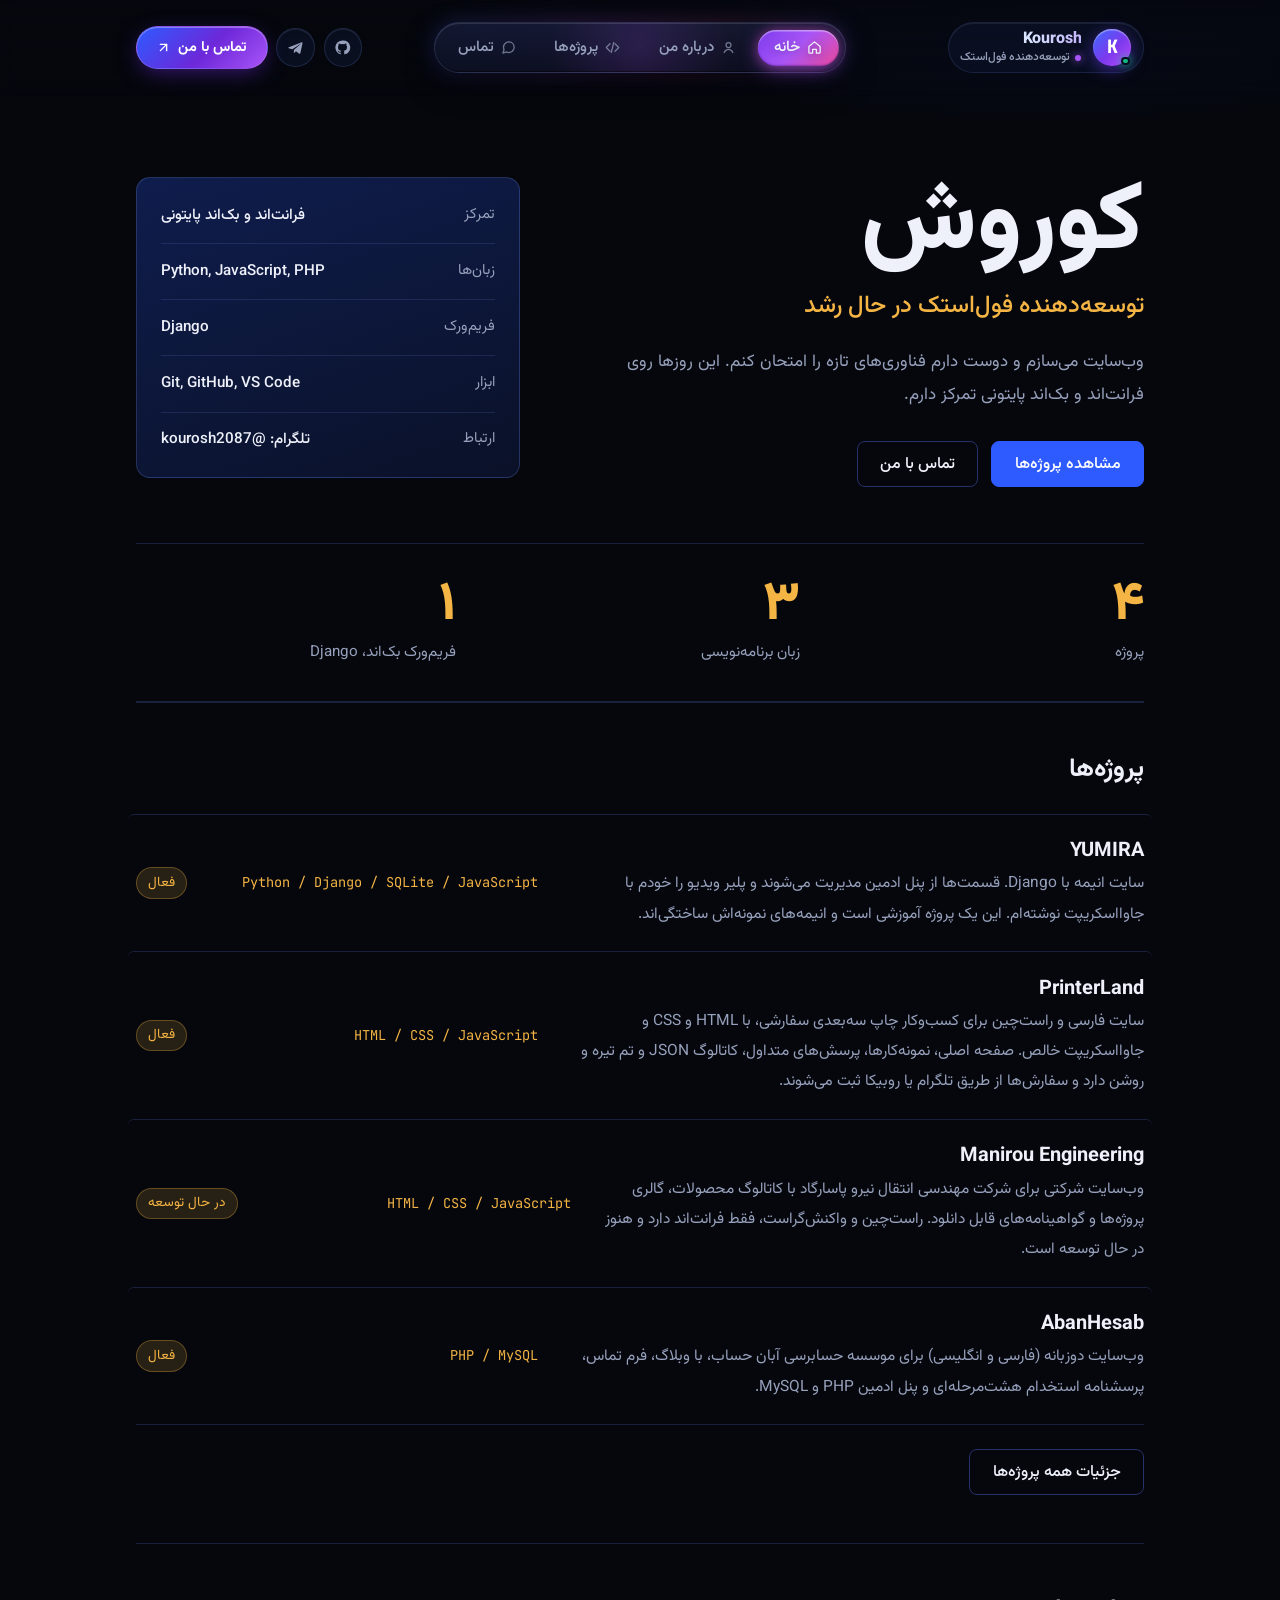
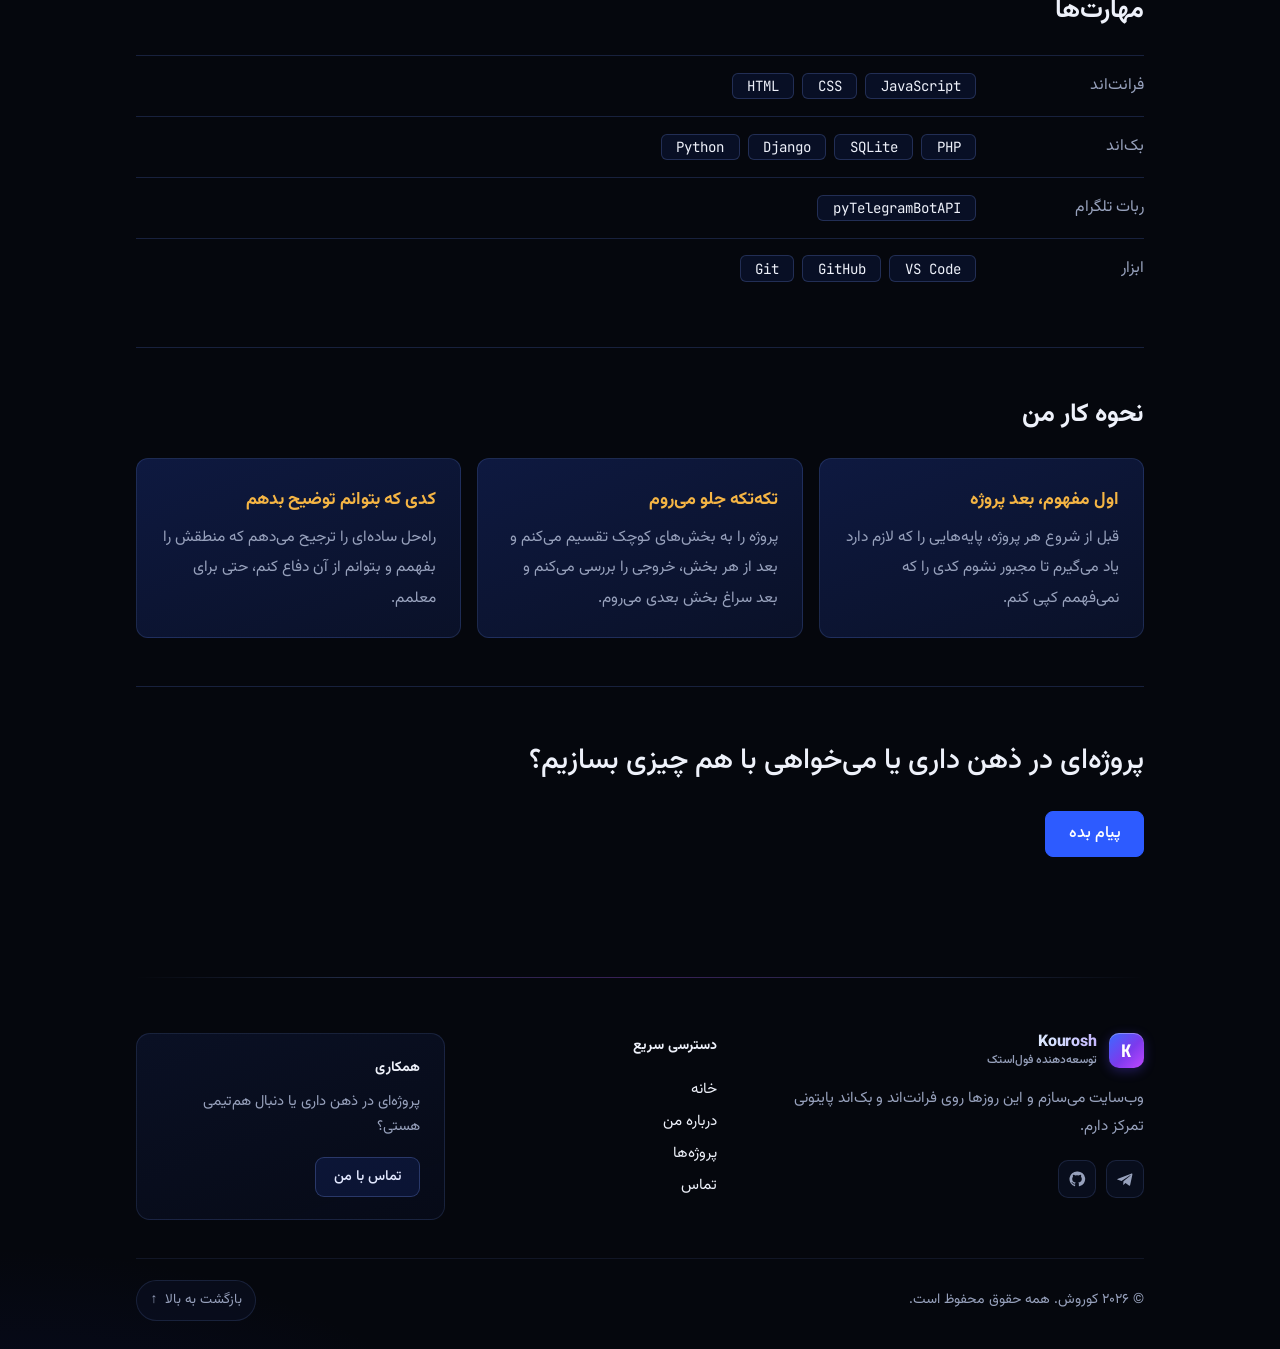
<file: index.html>
<!DOCTYPE html>
<html lang="fa" dir="rtl">
<head>
<meta charset="UTF-8">
<meta name="viewport" content="width=device-width, initial-scale=1">
<title>کوروش | توسعه‌دهنده فول‌استک</title>
<meta name="description" content="وب‌سایت شخصی کوروش: توسعه‌دهنده وب با Python، Django و JavaScript.">
<meta name="theme-color" content="#05070D">
<meta name="color-scheme" content="dark">
<link rel="icon" href="data:image/svg+xml,%3Csvg xmlns='http://www.w3.org/2000/svg' viewBox='0 0 100 100'%3E%3Crect width='100' height='100' rx='22' fill='%232D5BFF'/%3E%3Ctext x='50' y='70' font-size='62' text-anchor='middle' fill='white' font-family='sans-serif' font-weight='700'%3EK%3C/text%3E%3C/svg%3E">
<link rel="preconnect" href="https://fonts.googleapis.com">
<link rel="preconnect" href="https://fonts.gstatic.com" crossorigin>
<link href="https://fonts.googleapis.com/css2?family=Vazirmatn:wght@400;500;700;800&family=JetBrains+Mono:wght@400;500&display=swap" rel="stylesheet">
<link rel="stylesheet" href="assets/style.css">
<script src="assets/main.js" defer></script>
</head>
<body>
<header class="top"><div class="wrap in"><a class="brand" href="index.html"><span class="mk" aria-hidden="true"><span class="mk-txt">K</span><span class="mk-dot"></span></span><span class="bn"><b>Kourosh</b><small><span class="st-dot" aria-hidden="true"></span>توسعه‌دهنده فول‌استک</small></span></a><div class="nav-shell"><nav class="nav-pill" aria-label="منوی اصلی"><span class="nav-hover-pill" aria-hidden="true"></span><span class="nav-glider" aria-hidden="true"></span><a href="index.html" aria-current="page"><svg class="nav-ico" viewBox="0 0 24 24" width="16" height="16" fill="none" stroke="currentColor" stroke-width="2" stroke-linecap="round" stroke-linejoin="round" aria-hidden="true"><path d="M3 10.5 12 3l9 7.5v9a1.5 1.5 0 0 1-1.5 1.5h-4.5v-6h-6v6H4.5A1.5 1.5 0 0 1 3 19.5v-9Z"/></svg><span>خانه</span></a><a href="about.html"><svg class="nav-ico" viewBox="0 0 24 24" width="16" height="16" fill="none" stroke="currentColor" stroke-width="2" stroke-linecap="round" stroke-linejoin="round" aria-hidden="true"><circle cx="12" cy="8" r="4"/><path d="M5 20c1.5-3.5 4.2-5 7-5s5.5 1.5 7 5"/></svg><span>درباره من</span></a><a href="projects.html"><svg class="nav-ico" viewBox="0 0 24 24" width="16" height="16" fill="none" stroke="currentColor" stroke-width="2" stroke-linecap="round" stroke-linejoin="round" aria-hidden="true"><polyline points="16 18 22 12 16 6"/><polyline points="8 6 2 12 8 18"/><line x1="14" y1="4" x2="10" y2="20"/></svg><span>پروژه‌ها</span></a><a href="contact.html"><svg class="nav-ico" viewBox="0 0 24 24" width="16" height="16" fill="none" stroke="currentColor" stroke-width="2" stroke-linecap="round" stroke-linejoin="round" aria-hidden="true"><path d="M21 11.5a8.38 8.38 0 0 1-.9 3.8 8.5 8.5 0 0 1-7.6 4.7 8.38 8.38 0 0 1-3.8-.9L3 21l1.9-5.7a8.38 8.38 0 0 1-.9-3.8 8.5 8.5 0 0 1 4.7-7.6 8.38 8.38 0 0 1 3.8-.9h.5a8.48 8.48 0 0 1 8 8v.5Z"/></svg><span>تماس</span></a></nav></div><div class="hdr-end"><a class="hdr-soc" href="https://github.com/kourosh2043" target="_blank" rel="noopener" aria-label="گیت‌هاب" title="گیت‌هاب"><svg viewBox="0 0 24 24" width="17" height="17" fill="currentColor" aria-hidden="true"><path d="M12 2a10 10 0 0 0-3.16 19.5c.5.1.68-.22.68-.48v-1.7c-2.78.6-3.37-1.19-3.37-1.19-.46-1.16-1.11-1.47-1.11-1.47-.9-.62.07-.6.07-.6 1 .07 1.53 1.03 1.53 1.03.89 1.52 2.34 1.08 2.91.83.09-.65.35-1.08.63-1.33-2.22-.25-4.56-1.11-4.56-4.95 0-1.09.39-1.98 1.03-2.68-.1-.25-.45-1.27.1-2.65 0 0 .84-.27 2.75 1.02a9.6 9.6 0 0 1 5 0c1.9-1.29 2.75-1.02 2.75-1.02.55 1.38.2 2.4.1 2.65.64.7 1.03 1.59 1.03 2.68 0 3.85-2.35 4.7-4.58 4.94.36.31.68.93.68 1.87v2.77c0 .27.18.58.69.48A10 10 0 0 0 12 2Z"/></svg></a><a class="hdr-soc" href="https://t.me/kourosh2087" target="_blank" rel="noopener" aria-label="تلگرام" title="تلگرام"><svg viewBox="0 0 24 24" width="17" height="17" fill="currentColor" aria-hidden="true"><path d="M21.8 4.3 2.7 11.6c-1.2.5-1.2 1.2-.2 1.5l4.9 1.5L18.8 7c.5-.3 1-.1.6.2L9.9 15l-.3 4.9c.4 0 .6-.2.9-.5l2.2-2.1 4.6 3.4c.8.5 1.4.3 1.6-.8l2.9-13.7c.3-1.3-.5-1.9-1.6-1.4Z"/></svg></a><a class="btn hb" href="contact.html"><span>تماس با من</span><svg viewBox="0 0 24 24" width="15" height="15" fill="none" stroke="currentColor" stroke-width="2.2" stroke-linecap="round" stroke-linejoin="round" aria-hidden="true"><path d="M7 17 17 7"/><path d="M7 7h10v10"/></svg></a></div></div></header>
<div class="wrap"><main><section class="hero"><div><h1>کوروش</h1><p class="role">توسعه‌دهنده فول‌استک در حال رشد</p><p class="lead">وب‌سایت می‌سازم و دوست دارم فناوری‌های تازه را امتحان کنم. این روزها روی فرانت‌اند و بک‌اند پایتونی تمرکز دارم.</p><div class="cta"><a class="btn " href="projects.html">مشاهده پروژه‌ها</a><a class="btn alt" href="contact.html">تماس با من</a></div></div><aside class="facts"><dl><div><dt>تمرکز</dt><dd>فرانت‌اند و بک‌اند پایتونی</dd></div><div><dt>زبان‌ها</dt><dd>Python, JavaScript, PHP</dd></div><div><dt>فریم‌ورک</dt><dd>Django</dd></div><div><dt>ابزار</dt><dd>Git, GitHub, VS Code</dd></div><div><dt>ارتباط</dt><dd>تلگرام: @kourosh2087</dd></div></dl></aside></section><div class="stats"><div><b>۴</b><span>پروژه</span></div><div><b>۳</b><span>زبان برنامه‌نویسی</span></div><div><b>۱</b><span>فریم‌ورک بک‌اند، Django</span></div></div><section class="blk"><h2>پروژه‌ها</h2><div class="plist"><a class="prow" href="https://github.com/kourosh2043/YUMIRA_Project" target="_blank" rel="noopener"><div><h3>YUMIRA</h3><p>سایت انیمه با Django. قسمت‌ها از پنل ادمین مدیریت می‌شوند و پلیر ویدیو را خودم با جاوااسکریپت نوشته‌ام. این یک پروژه آموزشی است و انیمه‌های نمونه‌اش ساختگی‌اند.</p></div><span class="tech">Python / Django / SQLite / JavaScript</span><span class="st">فعال</span></a><a class="prow" href="https://github.com/kourosh2043/PrinterLand_Project" target="_blank" rel="noopener"><div><h3>PrinterLand</h3><p>سایت فارسی و راست‌چین برای کسب‌وکار چاپ سه‌بعدی سفارشی، با HTML و CSS و جاوااسکریپت خالص. صفحه اصلی، نمونه‌کارها، پرسش‌های متداول، کاتالوگ JSON و تم تیره و روشن دارد و سفارش‌ها از طریق تلگرام یا روبیکا ثبت می‌شوند.</p></div><span class="tech">HTML / CSS / JavaScript</span><span class="st">فعال</span></a><a class="prow" href="https://github.com/kourosh2043/Manirou_Project" target="_blank" rel="noopener"><div><h3>Manirou Engineering</h3><p>وب‌سایت شرکتی برای شرکت مهندسی انتقال نیرو پاسارگاد با کاتالوگ محصولات، گالری پروژه‌ها و گواهینامه‌های قابل دانلود. راست‌چین و واکنش‌گراست، فقط فرانت‌اند دارد و هنوز در حال توسعه است.</p></div><span class="tech">HTML / CSS / JavaScript</span><span class="st">در حال توسعه</span></a><a class="prow" href="https://github.com/kourosh2043/Abanhesab_Project" target="_blank" rel="noopener"><div><h3>AbanHesab</h3><p>وب‌سایت دوزبانه (فارسی و انگلیسی) برای موسسه حسابرسی آبان حساب، با وبلاگ، فرم تماس، پرسشنامه استخدام هشت‌مرحله‌ای و پنل ادمین PHP و MySQL.</p></div><span class="tech">PHP / MySQL</span><span class="st">فعال</span></a></div><p style="margin-top:1.5rem"><a class="btn alt" href="projects.html">جزئیات همه پروژه‌ها</a></p></section><section class="blk"><h2>مهارت‌ها</h2><div class="grp"><h3>فرانت‌اند</h3><div class="ch"><span class="chip">HTML</span><span class="chip">CSS</span><span class="chip">JavaScript</span></div></div><div class="grp"><h3>بک‌اند</h3><div class="ch"><span class="chip">Python</span><span class="chip">Django</span><span class="chip">SQLite</span><span class="chip">PHP</span></div></div><div class="grp"><h3>ربات تلگرام</h3><div class="ch"><span class="chip">pyTelegramBotAPI</span></div></div><div class="grp"><h3>ابزار</h3><div class="ch"><span class="chip">Git</span><span class="chip">GitHub</span><span class="chip">VS Code</span></div></div></section><section class="blk"><h2>نحوه کار من</h2><div class="pr"><div><h3>اول مفهوم، بعد پروژه</h3><p>قبل از شروع هر پروژه، پایه‌هایی را که لازم دارد یاد می‌گیرم تا مجبور نشوم کدی را که نمی‌فهمم کپی کنم.</p></div><div><h3>تکه‌تکه جلو می‌روم</h3><p>پروژه را به بخش‌های کوچک تقسیم می‌کنم و بعد از هر بخش، خروجی را بررسی می‌کنم و بعد سراغ بخش بعدی می‌روم.</p></div><div><h3>کدی که بتوانم توضیح بدهم</h3><p>راه‌حل ساده‌ای را ترجیح می‌دهم که منطقش را بفهمم و بتوانم از آن دفاع کنم، حتی برای معلمم.</p></div></div></section><section class="blk cta2"><p class="big">پروژه‌ای در ذهن داری یا می‌خواهی با هم چیزی بسازیم؟</p><p style="margin-top:1.5rem"><a class="btn " href="contact.html">پیام بده</a></p></section></main><footer class="ft"><div class="ftTop"><div class="ftCol ftBrand"><a class="brand ft-brand-link" href="index.html"><span class="mk" aria-hidden="true">K</span><span class="bn"><b>Kourosh</b><small>توسعه‌دهنده فول‌استک</small></span></a><p>وب‌سایت می‌سازم و این روزها روی فرانت‌اند و بک‌اند پایتونی تمرکز دارم.</p><div class="soc"><a href="https://t.me/kourosh2087" target="_blank" rel="noopener" aria-label="تلگرام" title="تلگرام"><svg viewBox="0 0 24 24" width="18" height="18" fill="currentColor" aria-hidden="true"><path d="M21.8 4.3 2.7 11.6c-1.2.5-1.2 1.2-.2 1.5l4.9 1.5L18.8 7c.5-.3 1-.1.6.2L9.9 15l-.3 4.9c.4 0 .6-.2.9-.5l2.2-2.1 4.6 3.4c.8.5 1.4.3 1.6-.8l2.9-13.7c.3-1.3-.5-1.9-1.6-1.4Z"/></svg></a><a href="https://github.com/kourosh2043" target="_blank" rel="noopener" aria-label="گیت‌هاب" title="گیت‌هاب"><svg viewBox="0 0 24 24" width="18" height="18" fill="currentColor" aria-hidden="true"><path d="M12 2a10 10 0 0 0-3.16 19.5c.5.1.68-.22.68-.48v-1.7c-2.78.6-3.37-1.19-3.37-1.19-.46-1.16-1.11-1.47-1.11-1.47-.9-.62.07-.6.07-.6 1 .07 1.53 1.03 1.53 1.03.89 1.52 2.34 1.08 2.91.83.09-.65.35-1.08.63-1.33-2.22-.25-4.56-1.11-4.56-4.95 0-1.09.39-1.98 1.03-2.68-.1-.25-.45-1.27.1-2.65 0 0 .84-.27 2.75 1.02a9.6 9.6 0 0 1 5 0c1.9-1.29 2.75-1.02 2.75-1.02.55 1.38.2 2.4.1 2.65.64.7 1.03 1.59 1.03 2.68 0 3.85-2.35 4.7-4.58 4.94.36.31.68.93.68 1.87v2.77c0 .27.18.58.69.48A10 10 0 0 0 12 2Z"/></svg></a></div></div><nav class="ftCol ftNav" aria-label="صفحه‌ها"><h4>دسترسی سریع</h4><a href="index.html">خانه</a><a href="about.html">درباره من</a><a href="projects.html">پروژه‌ها</a><a href="contact.html">تماس</a></nav><div class="ftCol ftCta"><h4>همکاری</h4><p>پروژه‌ای در ذهن داری یا دنبال هم‌تیمی هستی؟</p><a class="btn alt ftBtn" href="contact.html">تماس با من</a></div></div><div class="ftBottom"><p class="cp">© <span class="cpYear">۲۰۲۶</span> کوروش. همه حقوق محفوظ است.</p><button type="button" class="toTop">بازگشت به بالا<span aria-hidden="true">↑</span></button></div></footer></div>
</body>
</html>
</file>
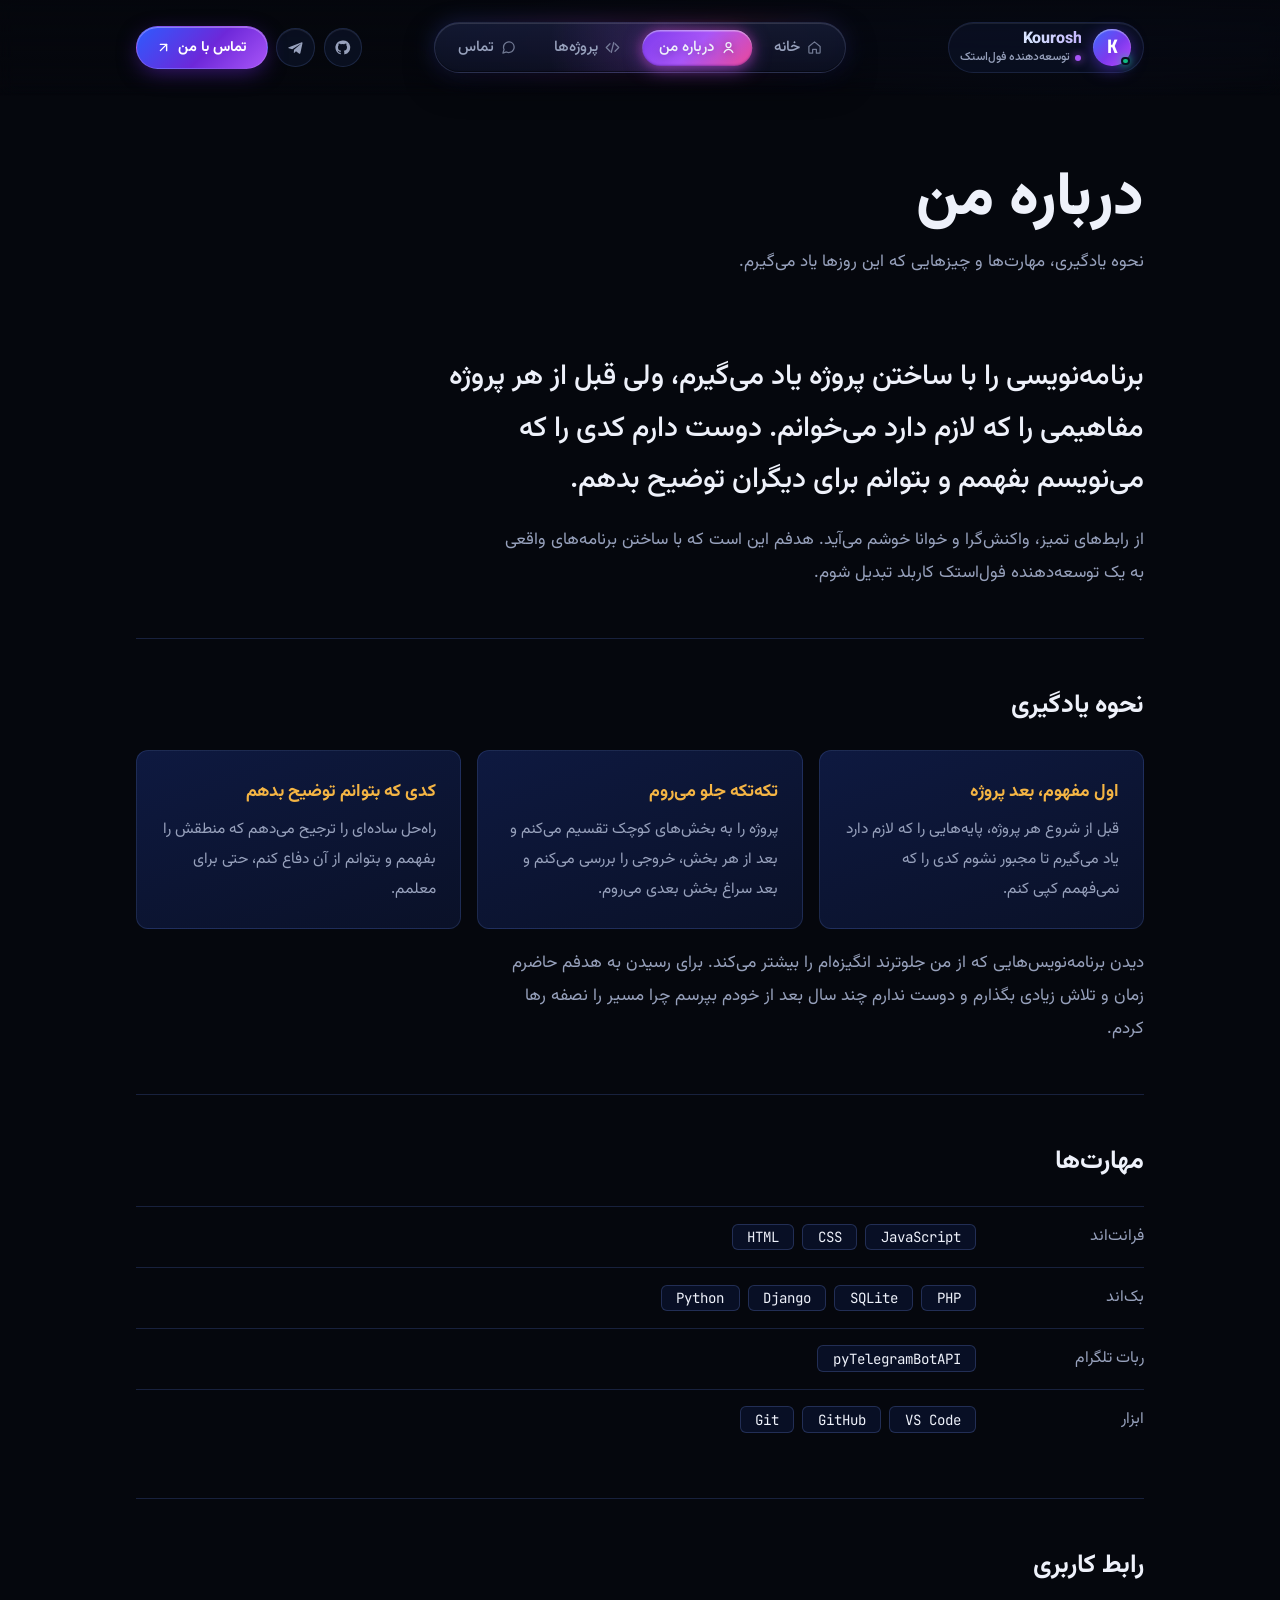
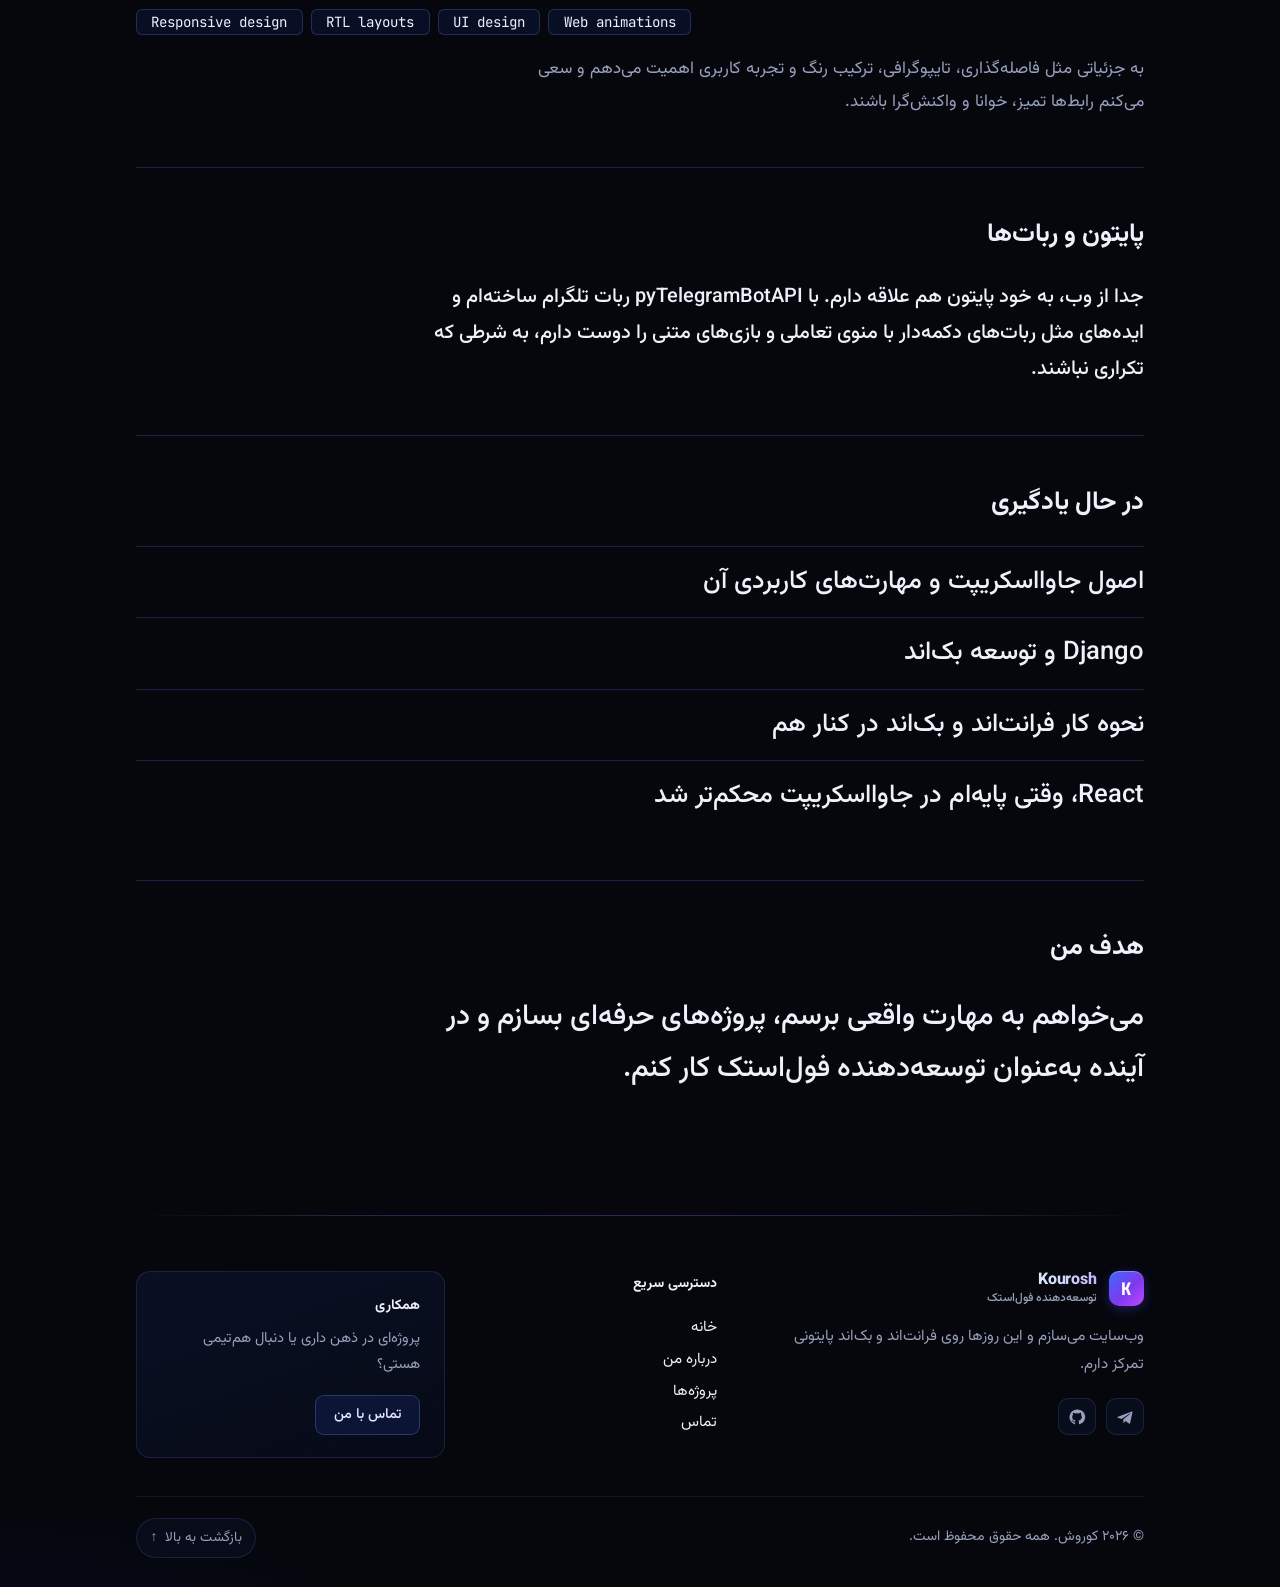
<file: about.html>
<!DOCTYPE html>
<html lang="fa" dir="rtl">
<head>
<meta charset="UTF-8">
<meta name="viewport" content="width=device-width, initial-scale=1">
<title>درباره من</title>
<meta name="description" content="وب‌سایت شخصی کوروش: توسعه‌دهنده وب با Python، Django و JavaScript.">
<meta name="theme-color" content="#05070D">
<meta name="color-scheme" content="dark">
<link rel="icon" href="data:image/svg+xml,%3Csvg xmlns='http://www.w3.org/2000/svg' viewBox='0 0 100 100'%3E%3Crect width='100' height='100' rx='22' fill='%232D5BFF'/%3E%3Ctext x='50' y='70' font-size='62' text-anchor='middle' fill='white' font-family='sans-serif' font-weight='700'%3EK%3C/text%3E%3C/svg%3E">
<link rel="preconnect" href="https://fonts.googleapis.com">
<link rel="preconnect" href="https://fonts.gstatic.com" crossorigin>
<link href="https://fonts.googleapis.com/css2?family=Vazirmatn:wght@400;500;700;800&family=JetBrains+Mono:wght@400;500&display=swap" rel="stylesheet">
<link rel="stylesheet" href="assets/style.css">
<script src="assets/main.js" defer></script>
</head>
<body>
<header class="top"><div class="wrap in"><a class="brand" href="index.html"><span class="mk" aria-hidden="true"><span class="mk-txt">K</span><span class="mk-dot"></span></span><span class="bn"><b>Kourosh</b><small><span class="st-dot" aria-hidden="true"></span>توسعه‌دهنده فول‌استک</small></span></a><div class="nav-shell"><nav class="nav-pill" aria-label="منوی اصلی"><span class="nav-hover-pill" aria-hidden="true"></span><span class="nav-glider" aria-hidden="true"></span><a href="index.html"><svg class="nav-ico" viewBox="0 0 24 24" width="16" height="16" fill="none" stroke="currentColor" stroke-width="2" stroke-linecap="round" stroke-linejoin="round" aria-hidden="true"><path d="M3 10.5 12 3l9 7.5v9a1.5 1.5 0 0 1-1.5 1.5h-4.5v-6h-6v6H4.5A1.5 1.5 0 0 1 3 19.5v-9Z"/></svg><span>خانه</span></a><a href="about.html" aria-current="page"><svg class="nav-ico" viewBox="0 0 24 24" width="16" height="16" fill="none" stroke="currentColor" stroke-width="2" stroke-linecap="round" stroke-linejoin="round" aria-hidden="true"><circle cx="12" cy="8" r="4"/><path d="M5 20c1.5-3.5 4.2-5 7-5s5.5 1.5 7 5"/></svg><span>درباره من</span></a><a href="projects.html"><svg class="nav-ico" viewBox="0 0 24 24" width="16" height="16" fill="none" stroke="currentColor" stroke-width="2" stroke-linecap="round" stroke-linejoin="round" aria-hidden="true"><polyline points="16 18 22 12 16 6"/><polyline points="8 6 2 12 8 18"/><line x1="14" y1="4" x2="10" y2="20"/></svg><span>پروژه‌ها</span></a><a href="contact.html"><svg class="nav-ico" viewBox="0 0 24 24" width="16" height="16" fill="none" stroke="currentColor" stroke-width="2" stroke-linecap="round" stroke-linejoin="round" aria-hidden="true"><path d="M21 11.5a8.38 8.38 0 0 1-.9 3.8 8.5 8.5 0 0 1-7.6 4.7 8.38 8.38 0 0 1-3.8-.9L3 21l1.9-5.7a8.38 8.38 0 0 1-.9-3.8 8.5 8.5 0 0 1 4.7-7.6 8.38 8.38 0 0 1 3.8-.9h.5a8.48 8.48 0 0 1 8 8v.5Z"/></svg><span>تماس</span></a></nav></div><div class="hdr-end"><a class="hdr-soc" href="https://github.com/kourosh2043" target="_blank" rel="noopener" aria-label="گیت‌هاب" title="گیت‌هاب"><svg viewBox="0 0 24 24" width="17" height="17" fill="currentColor" aria-hidden="true"><path d="M12 2a10 10 0 0 0-3.16 19.5c.5.1.68-.22.68-.48v-1.7c-2.78.6-3.37-1.19-3.37-1.19-.46-1.16-1.11-1.47-1.11-1.47-.9-.62.07-.6.07-.6 1 .07 1.53 1.03 1.53 1.03.89 1.52 2.34 1.08 2.91.83.09-.65.35-1.08.63-1.33-2.22-.25-4.56-1.11-4.56-4.95 0-1.09.39-1.98 1.03-2.68-.1-.25-.45-1.27.1-2.65 0 0 .84-.27 2.75 1.02a9.6 9.6 0 0 1 5 0c1.9-1.29 2.75-1.02 2.75-1.02.55 1.38.2 2.4.1 2.65.64.7 1.03 1.59 1.03 2.68 0 3.85-2.35 4.7-4.58 4.94.36.31.68.93.68 1.87v2.77c0 .27.18.58.69.48A10 10 0 0 0 12 2Z"/></svg></a><a class="hdr-soc" href="https://t.me/kourosh2087" target="_blank" rel="noopener" aria-label="تلگرام" title="تلگرام"><svg viewBox="0 0 24 24" width="17" height="17" fill="currentColor" aria-hidden="true"><path d="M21.8 4.3 2.7 11.6c-1.2.5-1.2 1.2-.2 1.5l4.9 1.5L18.8 7c.5-.3 1-.1.6.2L9.9 15l-.3 4.9c.4 0 .6-.2.9-.5l2.2-2.1 4.6 3.4c.8.5 1.4.3 1.6-.8l2.9-13.7c.3-1.3-.5-1.9-1.6-1.4Z"/></svg></a><a class="btn hb" href="contact.html"><span>تماس با من</span><svg viewBox="0 0 24 24" width="15" height="15" fill="none" stroke="currentColor" stroke-width="2.2" stroke-linecap="round" stroke-linejoin="round" aria-hidden="true"><path d="M7 17 17 7"/><path d="M7 7h10v10"/></svg></a></div></div></header>
<div class="wrap"><main><div class="pt" data-g="ABOUT"><h1>درباره من</h1><p>نحوه یادگیری، مهارت‌ها و چیزهایی که این روزها یاد می‌گیرم.</p></div><section class="blk"><p class="big">برنامه‌نویسی را با ساختن پروژه یاد می‌گیرم، ولی قبل از هر پروژه مفاهیمی را که لازم دارد می‌خوانم. دوست دارم کدی را که می‌نویسم بفهمم و بتوانم برای دیگران توضیح بدهم.</p><p class="sub">از رابط‌های تمیز، واکنش‌گرا و خوانا خوشم می‌آید. هدفم این است که با ساختن برنامه‌های واقعی به یک توسعه‌دهنده فول‌استک کاربلد تبدیل شوم.</p></section><section class="blk"><h2>نحوه یادگیری</h2><div class="pr"><div><h3>اول مفهوم، بعد پروژه</h3><p>قبل از شروع هر پروژه، پایه‌هایی را که لازم دارد یاد می‌گیرم تا مجبور نشوم کدی را که نمی‌فهمم کپی کنم.</p></div><div><h3>تکه‌تکه جلو می‌روم</h3><p>پروژه را به بخش‌های کوچک تقسیم می‌کنم و بعد از هر بخش، خروجی را بررسی می‌کنم و بعد سراغ بخش بعدی می‌روم.</p></div><div><h3>کدی که بتوانم توضیح بدهم</h3><p>راه‌حل ساده‌ای را ترجیح می‌دهم که منطقش را بفهمم و بتوانم از آن دفاع کنم، حتی برای معلمم.</p></div></div><p class="sub">دیدن برنامه‌نویس‌هایی که از من جلوترند انگیزه‌ام را بیشتر می‌کند. برای رسیدن به هدفم حاضرم زمان و تلاش زیادی بگذارم و دوست ندارم چند سال بعد از خودم بپرسم چرا مسیر را نصفه رها کردم.</p></section><section class="blk"><h2>مهارت‌ها</h2><div class="grp"><h3>فرانت‌اند</h3><div class="ch"><span class="chip">HTML</span><span class="chip">CSS</span><span class="chip">JavaScript</span></div></div><div class="grp"><h3>بک‌اند</h3><div class="ch"><span class="chip">Python</span><span class="chip">Django</span><span class="chip">SQLite</span><span class="chip">PHP</span></div></div><div class="grp"><h3>ربات تلگرام</h3><div class="ch"><span class="chip">pyTelegramBotAPI</span></div></div><div class="grp"><h3>ابزار</h3><div class="ch"><span class="chip">Git</span><span class="chip">GitHub</span><span class="chip">VS Code</span></div></div></section><section class="blk"><h2>رابط کاربری</h2><div class="ch" style="justify-content:flex-start"><span class="chip">Responsive design</span><span class="chip">RTL layouts</span><span class="chip">UI design</span><span class="chip">Web animations</span></div><p class="sub">به جزئیاتی مثل فاصله‌گذاری، تایپوگرافی، ترکیب رنگ و تجربه کاربری اهمیت می‌دهم و سعی می‌کنم رابط‌ها تمیز، خوانا و واکنش‌گرا باشند.</p></section><section class="blk"><h2>پایتون و ربات‌ها</h2><p class="big" style="font-size:1.25rem">جدا از وب، به خود پایتون هم علاقه دارم. با pyTelegramBotAPI ربات تلگرام ساخته‌ام و ایده‌های مثل ربات‌های دکمه‌دار با منوی تعاملی و بازی‌های متنی را دوست دارم، به شرطی که تکراری نباشند.</p></section><section class="blk"><h2>در حال یادگیری</h2><div class="rows"><div>اصول جاوااسکریپت و مهارت‌های کاربردی آن</div><div>Django و توسعه بک‌اند</div><div>نحوه کار فرانت‌اند و بک‌اند در کنار هم</div><div>React، وقتی پایه‌ام در جاوااسکریپت محکم‌تر شد</div></div></section><section class="blk"><h2>هدف من</h2><p class="big">می‌خواهم به مهارت واقعی برسم، پروژه‌های حرفه‌ای بسازم و در آینده به‌عنوان توسعه‌دهنده فول‌استک کار کنم.</p></section></main><footer class="ft"><div class="ftTop"><div class="ftCol ftBrand"><a class="brand ft-brand-link" href="index.html"><span class="mk" aria-hidden="true">K</span><span class="bn"><b>Kourosh</b><small>توسعه‌دهنده فول‌استک</small></span></a><p>وب‌سایت می‌سازم و این روزها روی فرانت‌اند و بک‌اند پایتونی تمرکز دارم.</p><div class="soc"><a href="https://t.me/kourosh2087" target="_blank" rel="noopener" aria-label="تلگرام" title="تلگرام"><svg viewBox="0 0 24 24" width="18" height="18" fill="currentColor" aria-hidden="true"><path d="M21.8 4.3 2.7 11.6c-1.2.5-1.2 1.2-.2 1.5l4.9 1.5L18.8 7c.5-.3 1-.1.6.2L9.9 15l-.3 4.9c.4 0 .6-.2.9-.5l2.2-2.1 4.6 3.4c.8.5 1.4.3 1.6-.8l2.9-13.7c.3-1.3-.5-1.9-1.6-1.4Z"/></svg></a><a href="https://github.com/kourosh2043" target="_blank" rel="noopener" aria-label="گیت‌هاب" title="گیت‌هاب"><svg viewBox="0 0 24 24" width="18" height="18" fill="currentColor" aria-hidden="true"><path d="M12 2a10 10 0 0 0-3.16 19.5c.5.1.68-.22.68-.48v-1.7c-2.78.6-3.37-1.19-3.37-1.19-.46-1.16-1.11-1.47-1.11-1.47-.9-.62.07-.6.07-.6 1 .07 1.53 1.03 1.53 1.03.89 1.52 2.34 1.08 2.91.83.09-.65.35-1.08.63-1.33-2.22-.25-4.56-1.11-4.56-4.95 0-1.09.39-1.98 1.03-2.68-.1-.25-.45-1.27.1-2.65 0 0 .84-.27 2.75 1.02a9.6 9.6 0 0 1 5 0c1.9-1.29 2.75-1.02 2.75-1.02.55 1.38.2 2.4.1 2.65.64.7 1.03 1.59 1.03 2.68 0 3.85-2.35 4.7-4.58 4.94.36.31.68.93.68 1.87v2.77c0 .27.18.58.69.48A10 10 0 0 0 12 2Z"/></svg></a></div></div><nav class="ftCol ftNav" aria-label="صفحه‌ها"><h4>دسترسی سریع</h4><a href="index.html">خانه</a><a href="about.html">درباره من</a><a href="projects.html">پروژه‌ها</a><a href="contact.html">تماس</a></nav><div class="ftCol ftCta"><h4>همکاری</h4><p>پروژه‌ای در ذهن داری یا دنبال هم‌تیمی هستی؟</p><a class="btn alt ftBtn" href="contact.html">تماس با من</a></div></div><div class="ftBottom"><p class="cp">© <span class="cpYear">۲۰۲۶</span> کوروش. همه حقوق محفوظ است.</p><button type="button" class="toTop">بازگشت به بالا<span aria-hidden="true">↑</span></button></div></footer></div>
</body>
</html>
</file>
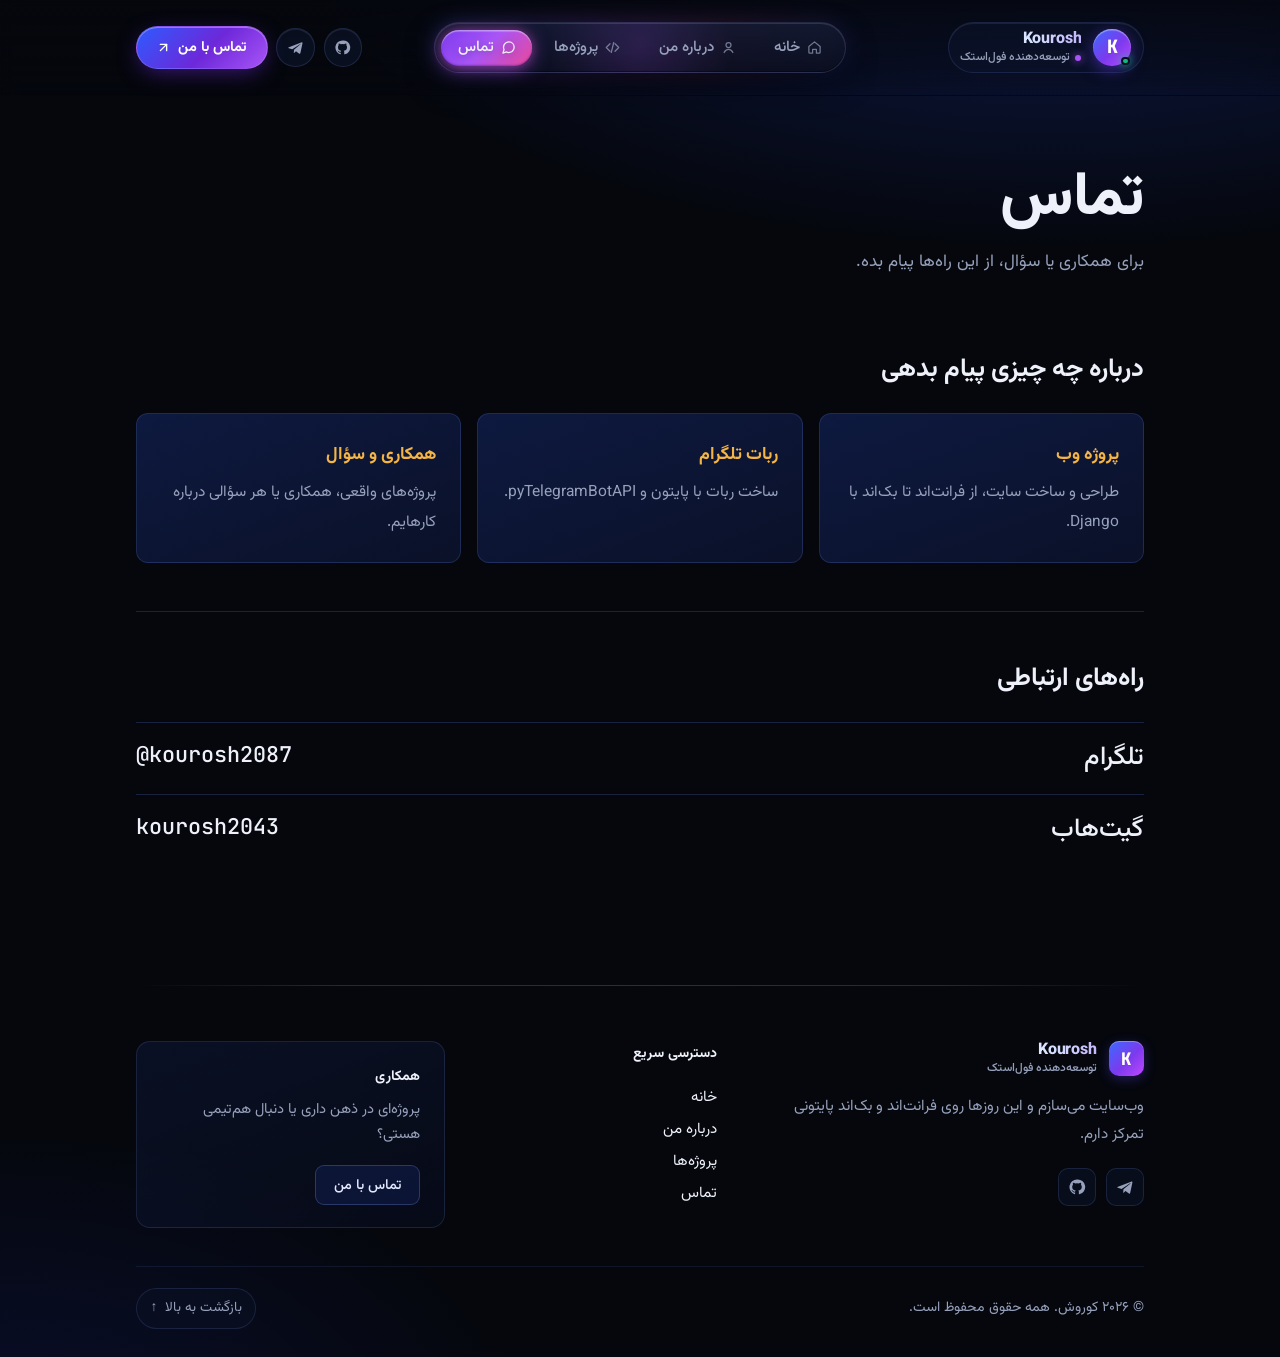
<file: contact.html>
<!DOCTYPE html>
<html lang="fa" dir="rtl">
<head>
<meta charset="UTF-8">
<meta name="viewport" content="width=device-width, initial-scale=1">
<title>تماس</title>
<meta name="description" content="وب‌سایت شخصی کوروش: توسعه‌دهنده وب با Python، Django و JavaScript.">
<meta name="theme-color" content="#05070D">
<meta name="color-scheme" content="dark">
<link rel="icon" href="data:image/svg+xml,%3Csvg xmlns='http://www.w3.org/2000/svg' viewBox='0 0 100 100'%3E%3Crect width='100' height='100' rx='22' fill='%232D5BFF'/%3E%3Ctext x='50' y='70' font-size='62' text-anchor='middle' fill='white' font-family='sans-serif' font-weight='700'%3EK%3C/text%3E%3C/svg%3E">
<link rel="preconnect" href="https://fonts.googleapis.com">
<link rel="preconnect" href="https://fonts.gstatic.com" crossorigin>
<link href="https://fonts.googleapis.com/css2?family=Vazirmatn:wght@400;500;700;800&family=JetBrains+Mono:wght@400;500&display=swap" rel="stylesheet">
<link rel="stylesheet" href="assets/style.css">
<script src="assets/main.js" defer></script>
</head>
<body>
<header class="top"><div class="wrap in"><a class="brand" href="index.html"><span class="mk" aria-hidden="true"><span class="mk-txt">K</span><span class="mk-dot"></span></span><span class="bn"><b>Kourosh</b><small><span class="st-dot" aria-hidden="true"></span>توسعه‌دهنده فول‌استک</small></span></a><div class="nav-shell"><nav class="nav-pill" aria-label="منوی اصلی"><span class="nav-hover-pill" aria-hidden="true"></span><span class="nav-glider" aria-hidden="true"></span><a href="index.html"><svg class="nav-ico" viewBox="0 0 24 24" width="16" height="16" fill="none" stroke="currentColor" stroke-width="2" stroke-linecap="round" stroke-linejoin="round" aria-hidden="true"><path d="M3 10.5 12 3l9 7.5v9a1.5 1.5 0 0 1-1.5 1.5h-4.5v-6h-6v6H4.5A1.5 1.5 0 0 1 3 19.5v-9Z"/></svg><span>خانه</span></a><a href="about.html"><svg class="nav-ico" viewBox="0 0 24 24" width="16" height="16" fill="none" stroke="currentColor" stroke-width="2" stroke-linecap="round" stroke-linejoin="round" aria-hidden="true"><circle cx="12" cy="8" r="4"/><path d="M5 20c1.5-3.5 4.2-5 7-5s5.5 1.5 7 5"/></svg><span>درباره من</span></a><a href="projects.html"><svg class="nav-ico" viewBox="0 0 24 24" width="16" height="16" fill="none" stroke="currentColor" stroke-width="2" stroke-linecap="round" stroke-linejoin="round" aria-hidden="true"><polyline points="16 18 22 12 16 6"/><polyline points="8 6 2 12 8 18"/><line x1="14" y1="4" x2="10" y2="20"/></svg><span>پروژه‌ها</span></a><a href="contact.html" aria-current="page"><svg class="nav-ico" viewBox="0 0 24 24" width="16" height="16" fill="none" stroke="currentColor" stroke-width="2" stroke-linecap="round" stroke-linejoin="round" aria-hidden="true"><path d="M21 11.5a8.38 8.38 0 0 1-.9 3.8 8.5 8.5 0 0 1-7.6 4.7 8.38 8.38 0 0 1-3.8-.9L3 21l1.9-5.7a8.38 8.38 0 0 1-.9-3.8 8.5 8.5 0 0 1 4.7-7.6 8.38 8.38 0 0 1 3.8-.9h.5a8.48 8.48 0 0 1 8 8v.5Z"/></svg><span>تماس</span></a></nav></div><div class="hdr-end"><a class="hdr-soc" href="https://github.com/kourosh2043" target="_blank" rel="noopener" aria-label="گیت‌هاب" title="گیت‌هاب"><svg viewBox="0 0 24 24" width="17" height="17" fill="currentColor" aria-hidden="true"><path d="M12 2a10 10 0 0 0-3.16 19.5c.5.1.68-.22.68-.48v-1.7c-2.78.6-3.37-1.19-3.37-1.19-.46-1.16-1.11-1.47-1.11-1.47-.9-.62.07-.6.07-.6 1 .07 1.53 1.03 1.53 1.03.89 1.52 2.34 1.08 2.91.83.09-.65.35-1.08.63-1.33-2.22-.25-4.56-1.11-4.56-4.95 0-1.09.39-1.98 1.03-2.68-.1-.25-.45-1.27.1-2.65 0 0 .84-.27 2.75 1.02a9.6 9.6 0 0 1 5 0c1.9-1.29 2.75-1.02 2.75-1.02.55 1.38.2 2.4.1 2.65.64.7 1.03 1.59 1.03 2.68 0 3.85-2.35 4.7-4.58 4.94.36.31.68.93.68 1.87v2.77c0 .27.18.58.69.48A10 10 0 0 0 12 2Z"/></svg></a><a class="hdr-soc" href="https://t.me/kourosh2087" target="_blank" rel="noopener" aria-label="تلگرام" title="تلگرام"><svg viewBox="0 0 24 24" width="17" height="17" fill="currentColor" aria-hidden="true"><path d="M21.8 4.3 2.7 11.6c-1.2.5-1.2 1.2-.2 1.5l4.9 1.5L18.8 7c.5-.3 1-.1.6.2L9.9 15l-.3 4.9c.4 0 .6-.2.9-.5l2.2-2.1 4.6 3.4c.8.5 1.4.3 1.6-.8l2.9-13.7c.3-1.3-.5-1.9-1.6-1.4Z"/></svg></a><a class="btn hb" href="contact.html"><span>تماس با من</span><svg viewBox="0 0 24 24" width="15" height="15" fill="none" stroke="currentColor" stroke-width="2.2" stroke-linecap="round" stroke-linejoin="round" aria-hidden="true"><path d="M7 17 17 7"/><path d="M7 7h10v10"/></svg></a></div></div></header>
<div class="wrap"><main><div class="pt" data-g="CONTACT"><h1>تماس</h1><p>برای همکاری یا سؤال، از این راه‌ها پیام بده.</p></div><section class="blk"><h2>درباره چه چیزی پیام بدهی</h2><div class="pr"><div><h3>پروژه وب</h3><p>طراحی و ساخت سایت، از فرانت‌اند تا بک‌اند با Django.</p></div><div><h3>ربات تلگرام</h3><p>ساخت ربات با پایتون و pyTelegramBotAPI.</p></div><div><h3>همکاری و سؤال</h3><p>پروژه‌های واقعی، همکاری یا هر سؤالی درباره کارهایم.</p></div></div></section><section class="blk"><h2>راه‌های ارتباطی</h2><div class="rows"><a href="https://t.me/kourosh2087" target="_blank" rel="noopener"><span>تلگرام</span><bdi>@kourosh2087</bdi></a><a href="https://github.com/kourosh2043" target="_blank" rel="noopener"><span>گیت‌هاب</span><bdi>kourosh2043</bdi></a></div></section></main><footer class="ft"><div class="ftTop"><div class="ftCol ftBrand"><a class="brand ft-brand-link" href="index.html"><span class="mk" aria-hidden="true">K</span><span class="bn"><b>Kourosh</b><small>توسعه‌دهنده فول‌استک</small></span></a><p>وب‌سایت می‌سازم و این روزها روی فرانت‌اند و بک‌اند پایتونی تمرکز دارم.</p><div class="soc"><a href="https://t.me/kourosh2087" target="_blank" rel="noopener" aria-label="تلگرام" title="تلگرام"><svg viewBox="0 0 24 24" width="18" height="18" fill="currentColor" aria-hidden="true"><path d="M21.8 4.3 2.7 11.6c-1.2.5-1.2 1.2-.2 1.5l4.9 1.5L18.8 7c.5-.3 1-.1.6.2L9.9 15l-.3 4.9c.4 0 .6-.2.9-.5l2.2-2.1 4.6 3.4c.8.5 1.4.3 1.6-.8l2.9-13.7c.3-1.3-.5-1.9-1.6-1.4Z"/></svg></a><a href="https://github.com/kourosh2043" target="_blank" rel="noopener" aria-label="گیت‌هاب" title="گیت‌هاب"><svg viewBox="0 0 24 24" width="18" height="18" fill="currentColor" aria-hidden="true"><path d="M12 2a10 10 0 0 0-3.16 19.5c.5.1.68-.22.68-.48v-1.7c-2.78.6-3.37-1.19-3.37-1.19-.46-1.16-1.11-1.47-1.11-1.47-.9-.62.07-.6.07-.6 1 .07 1.53 1.03 1.53 1.03.89 1.52 2.34 1.08 2.91.83.09-.65.35-1.08.63-1.33-2.22-.25-4.56-1.11-4.56-4.95 0-1.09.39-1.98 1.03-2.68-.1-.25-.45-1.27.1-2.65 0 0 .84-.27 2.75 1.02a9.6 9.6 0 0 1 5 0c1.9-1.29 2.75-1.02 2.75-1.02.55 1.38.2 2.4.1 2.65.64.7 1.03 1.59 1.03 2.68 0 3.85-2.35 4.7-4.58 4.94.36.31.68.93.68 1.87v2.77c0 .27.18.58.69.48A10 10 0 0 0 12 2Z"/></svg></a></div></div><nav class="ftCol ftNav" aria-label="صفحه‌ها"><h4>دسترسی سریع</h4><a href="index.html">خانه</a><a href="about.html">درباره من</a><a href="projects.html">پروژه‌ها</a><a href="contact.html">تماس</a></nav><div class="ftCol ftCta"><h4>همکاری</h4><p>پروژه‌ای در ذهن داری یا دنبال هم‌تیمی هستی؟</p><a class="btn alt ftBtn" href="contact.html">تماس با من</a></div></div><div class="ftBottom"><p class="cp">© <span class="cpYear">۲۰۲۶</span> کوروش. همه حقوق محفوظ است.</p><button type="button" class="toTop">بازگشت به بالا<span aria-hidden="true">↑</span></button></div></footer></div>
</body>
</html>
</file>
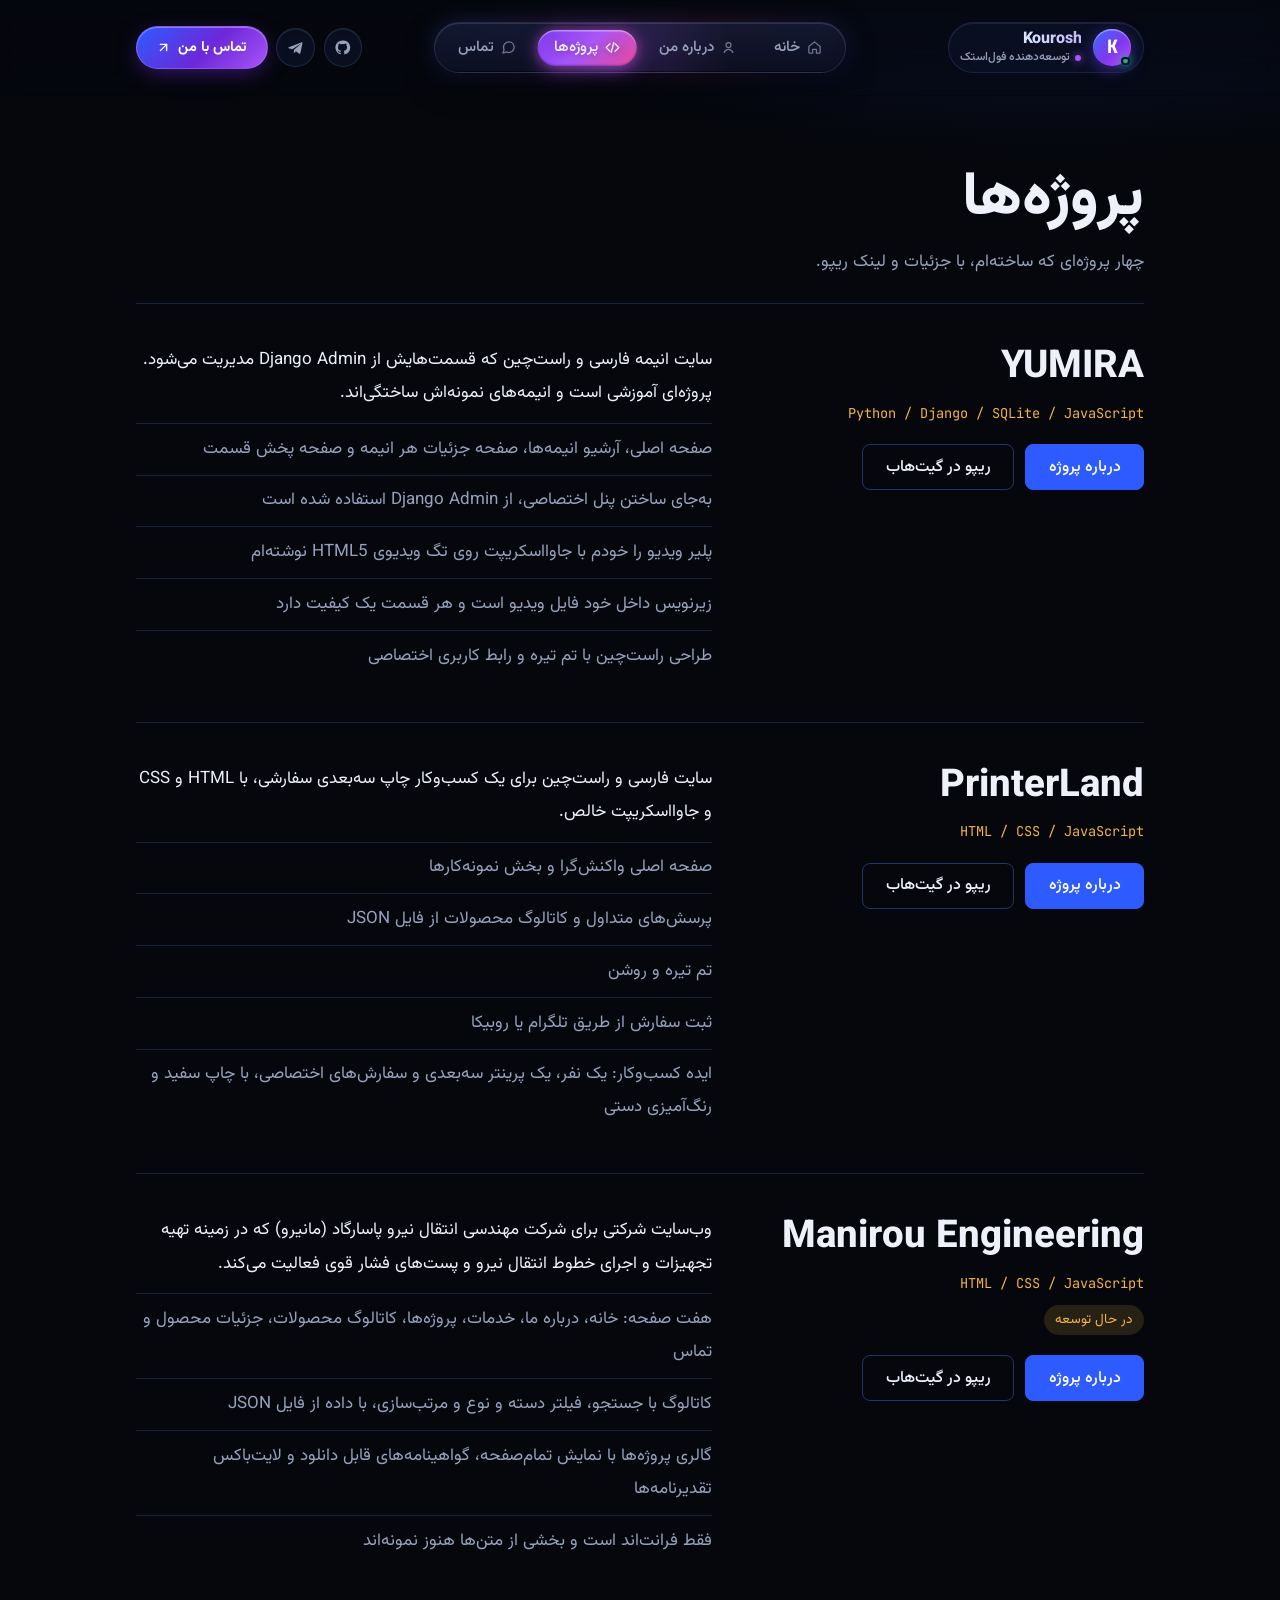
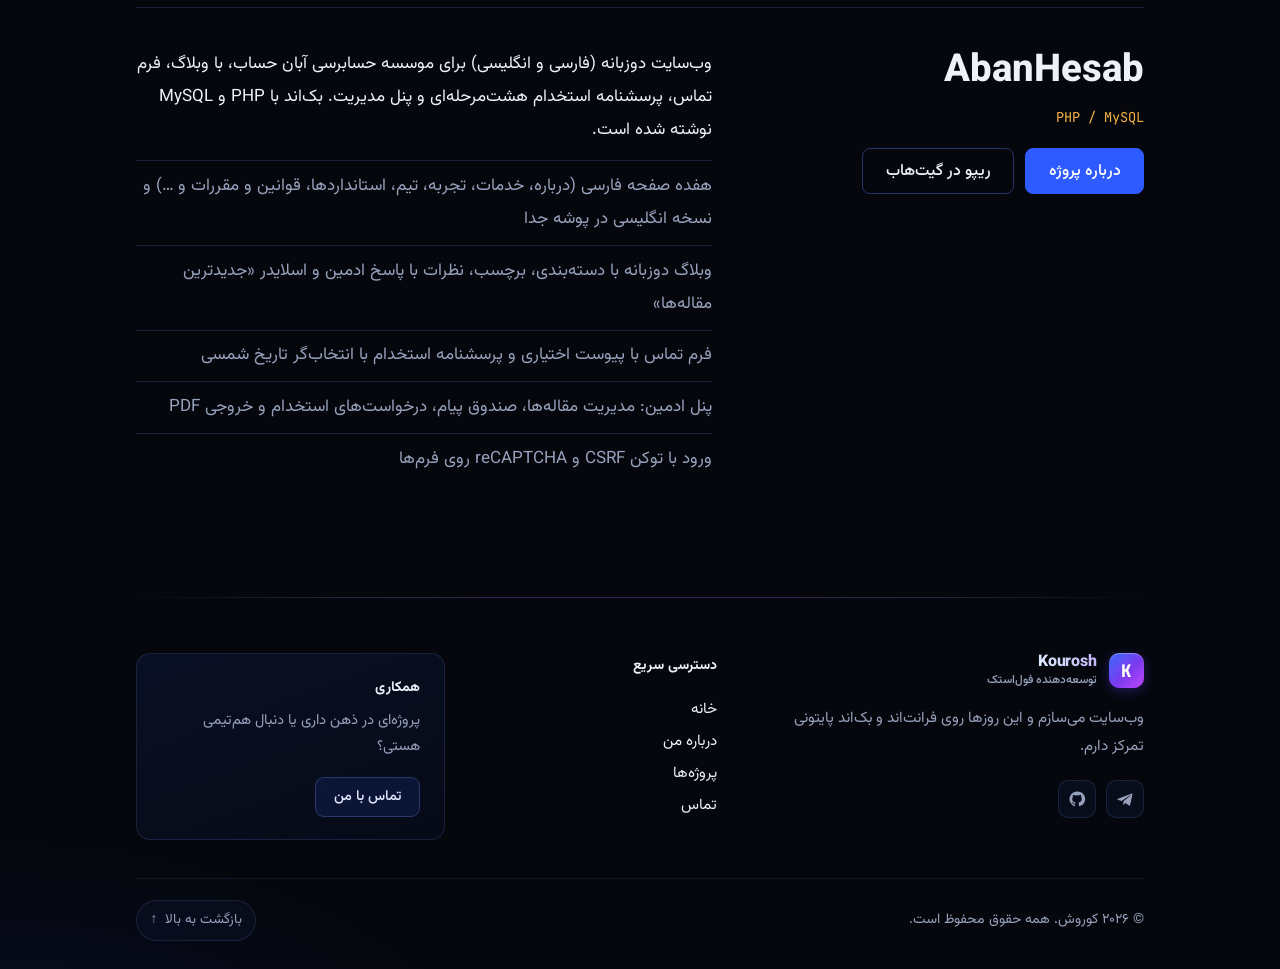
<file: projects.html>
<!DOCTYPE html>
<html lang="fa" dir="rtl">
<head>
<meta charset="UTF-8">
<meta name="viewport" content="width=device-width, initial-scale=1">
<title>پروژه‌ها</title>
<meta name="description" content="وب‌سایت شخصی کوروش: توسعه‌دهنده وب با Python، Django و JavaScript.">
<meta name="theme-color" content="#05070D">
<meta name="color-scheme" content="dark">
<link rel="icon" href="data:image/svg+xml,%3Csvg xmlns='http://www.w3.org/2000/svg' viewBox='0 0 100 100'%3E%3Crect width='100' height='100' rx='22' fill='%232D5BFF'/%3E%3Ctext x='50' y='70' font-size='62' text-anchor='middle' fill='white' font-family='sans-serif' font-weight='700'%3EK%3C/text%3E%3C/svg%3E">
<link rel="preconnect" href="https://fonts.googleapis.com">
<link rel="preconnect" href="https://fonts.gstatic.com" crossorigin>
<link href="https://fonts.googleapis.com/css2?family=Vazirmatn:wght@400;500;700;800&family=JetBrains+Mono:wght@400;500&display=swap" rel="stylesheet">
<link rel="stylesheet" href="assets/style.css">
<script src="assets/main.js" defer></script>
</head>
<body>
<header class="top"><div class="wrap in"><a class="brand" href="index.html"><span class="mk" aria-hidden="true"><span class="mk-txt">K</span><span class="mk-dot"></span></span><span class="bn"><b>Kourosh</b><small><span class="st-dot" aria-hidden="true"></span>توسعه‌دهنده فول‌استک</small></span></a><div class="nav-shell"><nav class="nav-pill" aria-label="منوی اصلی"><span class="nav-hover-pill" aria-hidden="true"></span><span class="nav-glider" aria-hidden="true"></span><a href="index.html"><svg class="nav-ico" viewBox="0 0 24 24" width="16" height="16" fill="none" stroke="currentColor" stroke-width="2" stroke-linecap="round" stroke-linejoin="round" aria-hidden="true"><path d="M3 10.5 12 3l9 7.5v9a1.5 1.5 0 0 1-1.5 1.5h-4.5v-6h-6v6H4.5A1.5 1.5 0 0 1 3 19.5v-9Z"/></svg><span>خانه</span></a><a href="about.html"><svg class="nav-ico" viewBox="0 0 24 24" width="16" height="16" fill="none" stroke="currentColor" stroke-width="2" stroke-linecap="round" stroke-linejoin="round" aria-hidden="true"><circle cx="12" cy="8" r="4"/><path d="M5 20c1.5-3.5 4.2-5 7-5s5.5 1.5 7 5"/></svg><span>درباره من</span></a><a href="projects.html" aria-current="page"><svg class="nav-ico" viewBox="0 0 24 24" width="16" height="16" fill="none" stroke="currentColor" stroke-width="2" stroke-linecap="round" stroke-linejoin="round" aria-hidden="true"><polyline points="16 18 22 12 16 6"/><polyline points="8 6 2 12 8 18"/><line x1="14" y1="4" x2="10" y2="20"/></svg><span>پروژه‌ها</span></a><a href="contact.html"><svg class="nav-ico" viewBox="0 0 24 24" width="16" height="16" fill="none" stroke="currentColor" stroke-width="2" stroke-linecap="round" stroke-linejoin="round" aria-hidden="true"><path d="M21 11.5a8.38 8.38 0 0 1-.9 3.8 8.5 8.5 0 0 1-7.6 4.7 8.38 8.38 0 0 1-3.8-.9L3 21l1.9-5.7a8.38 8.38 0 0 1-.9-3.8 8.5 8.5 0 0 1 4.7-7.6 8.38 8.38 0 0 1 3.8-.9h.5a8.48 8.48 0 0 1 8 8v.5Z"/></svg><span>تماس</span></a></nav></div><div class="hdr-end"><a class="hdr-soc" href="https://github.com/kourosh2043" target="_blank" rel="noopener" aria-label="گیت‌هاب" title="گیت‌هاب"><svg viewBox="0 0 24 24" width="17" height="17" fill="currentColor" aria-hidden="true"><path d="M12 2a10 10 0 0 0-3.16 19.5c.5.1.68-.22.68-.48v-1.7c-2.78.6-3.37-1.19-3.37-1.19-.46-1.16-1.11-1.47-1.11-1.47-.9-.62.07-.6.07-.6 1 .07 1.53 1.03 1.53 1.03.89 1.52 2.34 1.08 2.91.83.09-.65.35-1.08.63-1.33-2.22-.25-4.56-1.11-4.56-4.95 0-1.09.39-1.98 1.03-2.68-.1-.25-.45-1.27.1-2.65 0 0 .84-.27 2.75 1.02a9.6 9.6 0 0 1 5 0c1.9-1.29 2.75-1.02 2.75-1.02.55 1.38.2 2.4.1 2.65.64.7 1.03 1.59 1.03 2.68 0 3.85-2.35 4.7-4.58 4.94.36.31.68.93.68 1.87v2.77c0 .27.18.58.69.48A10 10 0 0 0 12 2Z"/></svg></a><a class="hdr-soc" href="https://t.me/kourosh2087" target="_blank" rel="noopener" aria-label="تلگرام" title="تلگرام"><svg viewBox="0 0 24 24" width="17" height="17" fill="currentColor" aria-hidden="true"><path d="M21.8 4.3 2.7 11.6c-1.2.5-1.2 1.2-.2 1.5l4.9 1.5L18.8 7c.5-.3 1-.1.6.2L9.9 15l-.3 4.9c.4 0 .6-.2.9-.5l2.2-2.1 4.6 3.4c.8.5 1.4.3 1.6-.8l2.9-13.7c.3-1.3-.5-1.9-1.6-1.4Z"/></svg></a><a class="btn hb" href="contact.html"><span>تماس با من</span><svg viewBox="0 0 24 24" width="15" height="15" fill="none" stroke="currentColor" stroke-width="2.2" stroke-linecap="round" stroke-linejoin="round" aria-hidden="true"><path d="M7 17 17 7"/><path d="M7 7h10v10"/></svg></a></div></div></header>
<div class="wrap"><main><div class="pt" data-g="PROJECTS"><h1>پروژه‌ها</h1><p>چهار پروژه‌ای که ساخته‌ام، با جزئیات و لینک ریپو.</p></div><section class="case"><div><h2>YUMIRA</h2><p class="tech">Python / Django / SQLite / JavaScript</p><div class="acts"><button type="button" class="btn" data-pm="yumira">درباره پروژه</button><a class="btn alt" href="https://github.com/kourosh2043/YUMIRA_Project" target="_blank" rel="noopener">ریپو در گیت‌هاب</a></div></div><div><p>سایت انیمه فارسی و راست‌چین که قسمت‌هایش از Django Admin مدیریت می‌شود. پروژه‌ای آموزشی است و انیمه‌های نمونه‌اش ساختگی‌اند.</p><ul class="pts"><li>صفحه اصلی، آرشیو انیمه‌ها، صفحه جزئیات هر انیمه و صفحه پخش قسمت</li><li>به‌جای ساختن پنل اختصاصی، از Django Admin استفاده شده است</li><li>پلیر ویدیو را خودم با جاوااسکریپت روی تگ ویدیوی HTML5 نوشته‌ام</li><li>زیرنویس داخل خود فایل ویدیو است و هر قسمت یک کیفیت دارد</li><li>طراحی راست‌چین با تم تیره و رابط کاربری اختصاصی</li></ul></div></section><section class="case"><div><h2>PrinterLand</h2><p class="tech">HTML / CSS / JavaScript</p><div class="acts"><button type="button" class="btn" data-pm="printerland">درباره پروژه</button><a class="btn alt" href="https://github.com/kourosh2043/PrinterLand_Project" target="_blank" rel="noopener">ریپو در گیت‌هاب</a></div></div><div><p>سایت فارسی و راست‌چین برای یک کسب‌وکار چاپ سه‌بعدی سفارشی، با HTML و CSS و جاوااسکریپت خالص.</p><ul class="pts"><li>صفحه اصلی واکنش‌گرا و بخش نمونه‌کارها</li><li>پرسش‌های متداول و کاتالوگ محصولات از فایل JSON</li><li>تم تیره و روشن</li><li>ثبت سفارش از طریق تلگرام یا روبیکا</li><li>ایده کسب‌وکار: یک نفر، یک پرینتر سه‌بعدی و سفارش‌های اختصاصی، با چاپ سفید و رنگ‌آمیزی دستی</li></ul></div></section><section class="case"><div><h2>Manirou Engineering</h2><p class="tech">HTML / CSS / JavaScript</p><p class="state">در حال توسعه</p><div class="acts"><button type="button" class="btn" data-pm="manirou">درباره پروژه</button><a class="btn alt" href="https://github.com/kourosh2043/Manirou_Project" target="_blank" rel="noopener">ریپو در گیت‌هاب</a></div></div><div><p>وب‌سایت شرکتی برای شرکت مهندسی انتقال نیرو پاسارگاد (مانیرو) که در زمینه تهیه تجهیزات و اجرای خطوط انتقال نیرو و پست‌های فشار قوی فعالیت می‌کند.</p><ul class="pts"><li>هفت صفحه: خانه، درباره ما، خدمات، پروژه‌ها، کاتالوگ محصولات، جزئیات محصول و تماس</li><li>کاتالوگ با جستجو، فیلتر دسته و نوع و مرتب‌سازی، با داده از فایل JSON</li><li>گالری پروژه‌ها با نمایش تمام‌صفحه، گواهینامه‌های قابل دانلود و لایت‌باکس تقدیرنامه‌ها</li><li>فقط فرانت‌اند است و بخشی از متن‌ها هنوز نمونه‌اند</li></ul></div></section><section class="case"><div><h2>AbanHesab</h2><p class="tech">PHP / MySQL</p><div class="acts"><button type="button" class="btn" data-pm="abanhesab">درباره پروژه</button><a class="btn alt" href="https://github.com/kourosh2043/Abanhesab_Project" target="_blank" rel="noopener">ریپو در گیت‌هاب</a></div></div><div><p>وب‌سایت دوزبانه (فارسی و انگلیسی) برای موسسه حسابرسی آبان حساب، با وبلاگ، فرم تماس، پرسشنامه استخدام هشت‌مرحله‌ای و پنل مدیریت. بک‌اند با PHP و MySQL نوشته شده است.</p><ul class="pts"><li>هفده صفحه فارسی (درباره، خدمات، تجربه، تیم، استانداردها، قوانین و مقررات و …) و نسخه انگلیسی در پوشه جدا</li><li>وبلاگ دوزبانه با دسته‌بندی، برچسب، نظرات با پاسخ ادمین و اسلایدر «جدیدترین مقاله‌ها»</li><li>فرم تماس با پیوست اختیاری و پرسشنامه استخدام با انتخاب‌گر تاریخ شمسی</li><li>پنل ادمین: مدیریت مقاله‌ها، صندوق پیام، درخواست‌های استخدام و خروجی PDF</li><li>ورود با توکن CSRF و reCAPTCHA روی فرم‌ها</li></ul></div></section><dialog class="pm" id="pm-yumira" aria-labelledby="pt-yumira"><div class="pmi"><div class="pmh"><div><h2 id="pt-yumira">YUMIRA</h2></div><button type="button" class="btn alt" data-x>بستن</button></div><p>سایت انیمه فارسی و راست‌چین با Django. پروژه‌ای آموزشی برای تمرین ساخت یک وب‌سایت Full-stack کامل است و انیمه‌های نمونه‌اش ساختگی‌اند.</p><dl class="kv"><div><dt>نوع</dt><dd>پروژه آموزشی Full-stack</dd></div><div><dt>مجوز</dt><dd>MIT</dd></div><div><dt>زبان و جهت</dt><dd>فارسی، راست‌چین</dd></div></dl><h3>فناوری‌های استفاده‌شده</h3><h4>بک‌اند</h4><div class="tl"><b>Python</b><span>زبان اصلی بک‌اند</span><b>Django 6.1</b><span>فریم‌ورک؛ مدل‌ها، ویوها و مسیریابی</span><b>Django ORM</b><span>کار با پایگاه داده</span><b>Django Admin</b><span>مدیریت انیمه‌ها و قسمت‌ها، بدون ساخت پنل اختصاصی</span><b>Pillow</b><span>پردازش تصویر پوستر و بنر</span></div><h4>پایگاه داده</h4><div class="tl"><b>SQLite</b><span>ذخیره اطلاعات انیمه‌ها و قسمت‌ها</span></div><h4>فرانت‌اند</h4><div class="tl"><b>Django Templates</b><span>قالب صفحه‌ها</span><b>HTML5 و CSS</b><span>ساختار، چیدمان راست‌چین و تم تیره</span><b>JavaScript</b><span>پلیر ویدیوی اختصاصی، بدون کتابخانه</span><b>HTML5 video</b><span>پخش قسمت‌ها</span></div><h4>ابزار</h4><div class="tl"><b>Django Test Runner</b><span>۱۰ تست خودکار</span><b>Git و GitHub</b><span>نسخه‌بندی و انتشار</span></div><h3>ویژگی‌ها</h3><ul class="pts"><li>صفحه اصلی، آرشیو انیمه‌ها، صفحه جزئیات هر انیمه و صفحه پخش قسمت</li><li>فایل‌های ویدیو در پوشه media نگهداری می‌شوند</li><li>زیرنویس داخل خود فایل ویدیو است و هر قسمت یک کیفیت دارد</li><li>داده نمونه از طریق fixture بارگذاری می‌شود</li><li>طراحی راست‌چین با تم تیره و رابط کاربری اختصاصی</li></ul><p style="margin-top:1.5rem"><a class="btn" href="https://github.com/kourosh2043/YUMIRA_Project" target="_blank" rel="noopener">ریپو در گیت‌هاب</a></p></div></dialog><dialog class="pm" id="pm-printerland" aria-labelledby="pt-printerland"><div class="pmi"><div class="pmh"><div><h2 id="pt-printerland">PrinterLand</h2></div><button type="button" class="btn alt" data-x>بستن</button></div><p>سایت فارسی و راست‌چین برای یک کسب‌وکار چاپ سه‌بعدی سفارشی. فقط با فناوری‌های خالص وب ساخته شده و فریم‌ورک ندارد.</p><dl class="kv"><div><dt>نوع</dt><dd>سایت فرانت‌اند</dd></div><div><dt>بک‌اند</dt><dd>ندارد</dd></div><div><dt>زبان و جهت</dt><dd>فارسی، راست‌چین</dd></div></dl><h3>فناوری‌های استفاده‌شده</h3><h4>فرانت‌اند</h4><div class="tl"><b>HTML5</b><span>ساختار صفحه‌ها</span><b>CSS3</b><span>چیدمان واکنش‌گرا، راست‌چین و تم تیره و روشن</span><b>JavaScript</b><span>رفتار صفحه‌ها، بدون کتابخانه</span></div><h4>داده</h4><div class="tl"><b>JSON</b><span>کاتالوگ محصولات</span></div><h4>ثبت سفارش</h4><div class="tl"><b>تلگرام و روبیکا</b><span>مقصد پیام سفارش مشتری</span></div><h3>ویژگی‌ها</h3><ul class="pts"><li>صفحه اصلی واکنش‌گرا و بخش نمونه‌کارها</li><li>پرسش‌های متداول</li><li>کاتالوگ محصولات از فایل JSON</li><li>تم تیره و روشن</li><li>ایده کسب‌وکار: یک نفر، یک پرینتر سه‌بعدی و سفارش‌های اختصاصی، با چاپ سفید و رنگ‌آمیزی دستی</li></ul><p style="margin-top:1.5rem"><a class="btn" href="https://github.com/kourosh2043/PrinterLand_Project" target="_blank" rel="noopener">ریپو در گیت‌هاب</a></p></div></dialog><dialog class="pm" id="pm-manirou" aria-labelledby="pt-manirou"><div class="pmi"><div class="pmh"><div><h2 id="pt-manirou">Manirou Engineering</h2></div><button type="button" class="btn alt" data-x>بستن</button></div><p>وب‌سایت شرکتی فارسی و راست‌چین برای شرکت مهندسی انتقال نیرو پاسارگاد (مانیرو) که در زمینه تهیه تجهیزات و اجرای خطوط انتقال نیرو و پست‌های فشار قوی فعالیت می‌کند. پروژه فقط فرانت‌اند دارد و هنوز در حال توسعه است؛ متن بعضی صفحه‌ها، محصولات و نمونه‌کارها جای‌نگهدار هستند و بعداً جایگزین می‌شوند.</p><dl class="kv"><div><dt>نوع</dt><dd>وب‌سایت شرکتی، فقط فرانت‌اند</dd></div><div><dt>وضعیت</dt><dd>در حال توسعه</dd></div><div><dt>زبان و جهت</dt><dd>فارسی، راست‌چین</dd></div><div><dt>صفحه‌ها</dt><dd>۷ صفحه</dd></div></dl><h3>فناوری‌های استفاده‌شده</h3><h4>فرانت‌اند</h4><div class="tl"><b>HTML5</b><span>ساختار صفحه‌ها، لینک «رفتن به محتوای اصلی» و متاتگ‌های اشتراک‌گذاری</span><b>CSS3</b><span>فایل‌های CSS جدا برای پایه، چیدمان و هر صفحه؛ طراحی راست‌چین و واکنش‌گرا</span><b>JavaScript</b><span>بدون کتابخانه: کاتالوگ، گالری، لایت‌باکس، اسلایدر بی‌نهایت، منو، اسکرول نرم و نمایش تدریجی بخش‌ها</span></div><h4>داده</h4><div class="tl"><b>JSON</b><span>فایل products.json با ۸ محصول نمونه؛ کاتالوگ و صفحه جزئیات از آن خوانده می‌شوند</span></div><h4>فرم تماس</h4><div class="tl"><b>Web3Forms</b><span>ارسال پیام فرم تماس با fetch، بدون بک‌اند اختصاصی</span></div><h4>انتشار و بهینه‌سازی</h4><div class="tl"><b>تصاویر و فونت</b><span>تصاویر WebP در اندازه‌های مختلف و فونت وزیرمتن محلی</span><b>کش</b><span>فایل _headers برای Netlify و Cloudflare Pages و نمونه تنظیم nginx</span><b>سئو و PWA</b><span>sitemap.xml، robots.txt، مجموعه favicon و فایل webmanifest</span></div><h3>ویژگی‌ها</h3><ul class="pts"><li>صفحه اصلی با معرفی شرکت، خدمات، دکل‌ها و تجهیزات</li><li>درباره ما: داستان شرکت، شش ارزش، پنج گواهینامه (ISO 9001، ISO 14001، ISO 45001، IMS و HSE-MS) با دانلود PDF</li><li>تقدیرنامه‌ها و رضایت‌نامه‌های کارفرمایان در گالری با لایت‌باکس (۱۵ تصویر)</li><li>خدمات: طراحی و مهندسی، نصب و راه‌اندازی، تأمین تجهیزات و مشاوره فنی، با مراحل پنج‌گانه برنامه‌ریزی تا تکمیل</li><li>گالری پروژه‌ها با نمایش تمام‌صفحه و دکمه‌های قبلی و بعدی؛ سه پروژه عکس و عنوان دارند و بقیه جای‌نگهدار هستند</li><li>کاتالوگ محصولات با جستجو، فیلتر دسته‌بندی و نوع محصول و مرتب‌سازی؛ صفحه جزئیات هر محصول با slug و جدول مشخصات فنی</li><li>ساختار کاتالوگ برای اتصال بعدی به بک‌اند (Django) آماده شده است</li><li>فرم تماس به همراه اطلاعات تماس و ساعت کاری</li></ul><p style="margin-top:1.5rem"><a class="btn" href="https://github.com/kourosh2043/Manirou_Project" target="_blank" rel="noopener">ریپو در گیت‌هاب</a></p></div></dialog><dialog class="pm" id="pm-abanhesab" aria-labelledby="pt-abanhesab"><div class="pmi"><div class="pmh"><div><h2 id="pt-abanhesab">AbanHesab</h2></div><button type="button" class="btn alt" data-x>بستن</button></div><p>وب‌سایت دوزبانه (فارسی و انگلیسی) برای موسسه حسابرسی آبان حساب (حسابداران رسمی). این پروژه علاوه بر صفحه‌های معرفی، وبلاگ، فرم تماس، پرسشنامه استخدام و پنل مدیریت دارد. بک‌اند با PHP و MySQL است و فرانت‌اند با HTML و CSS و جاوااسکریپت خالص نوشته شده است.</p><dl class="kv"><div><dt>نوع</dt><dd>وب‌سایت با بک‌اند و پنل ادمین</dd></div><div><dt>زبان‌ها</dt><dd>فارسی (راست‌چین) و انگلیسی</dd></div><div><dt>صفحه‌ها</dt><dd>۱۷ صفحه HTML فارسی، صفحه استخدام با PHP و نسخه انگلیسی</dd></div><div><dt>دیتابیس</dt><dd>MySQL با فایل‌های migration شماره‌دار</dd></div></dl><h3>فناوری‌های استفاده‌شده</h3><h4>بک‌اند</h4><div class="tl"><b>PHP</b><span>منطق سمت سرور، پردازش فرم‌ها و پنل ادمین</span><b>PDO</b><span>اتصال به MySQL با کوئری‌های آماده (prepared statements)</span><b>reCAPTCHA</b><span>محافظت از فرم تماس، پرسشنامه استخدام و ارسال نظر</span><b>CSRF و Session</b><span>توکن امنیتی فرم‌ها و ورود ادمین؛ گزینه «مرا به خاطر بسپار» با جدول remember_tokens</span></div><h4>پایگاه داده</h4><div class="tl"><b>MySQL</b><span>جدول‌های users، posts، categories، tags، post_tags، comments، contact_messages و job_applications</span><b>Migration</b><span>تغییرات دیتابیس در فایل‌های SQL از نسخه v5_3 تا v5_12</span></div><h4>فرانت‌اند</h4><div class="tl"><b>HTML5 و CSS3</b><span>طراحی راست‌چین و چپ‌چین، تم روشن و تیره، فونت وزیرمتن محلی</span><b>JavaScript</b><span>بدون فریم‌ورک: منوی واکنش‌گرا، اسلایدر مقاله‌ها، شمارنده، فرم چندمرحله‌ای، انتخاب‌گر تاریخ شمسی و select سفارشی</span></div><h3>ویژگی‌ها</h3><ul class="pts"><li>صفحه‌های محتوایی: درباره، خدمات، تجربه، تیم، سؤالات متداول، حریم خصوصی، استانداردهای حسابرسی و حسابداری، IFRS، حسابرسی داخلی، فرم‌ها و چک‌لیست‌ها</li><li>نسخه انگلیسی سایت در پوشه en، همراه با وبلاگ انگلیسی</li><li>وبلاگ با دسته‌بندی، برچسب، نظرات با پاسخ ادمین و نقشه سایت مقاله‌ها</li><li>هر مقاله می‌تواند نسخه فارسی و انگلیسی مرتبط با هم داشته باشد (فیلدهای lang و translation_of)</li><li>فرم تماس با پیوست اختیاری (PDF، Word یا تصویر تا ۵ مگابایت)</li><li>پرسشنامه استخدام هشت‌مرحله‌ای با ذخیره در دیتابیس و آپلود فایل</li><li>پنل ادمین: ساخت، ویرایش و حذف مقاله، ساخت خودکار slug از عنوان، مدیریت دسته‌ها و برچسب‌ها</li><li>صندوق پیام و صفحه درخواست‌های استخدام با نشان «جدید» و خروجی PDF از هر درخواست</li><li>فایل‌های sitemap.xml و robots.txt</li></ul><p style="margin-top:1.5rem"><a class="btn" href="https://github.com/kourosh2043/Abanhesab_Project" target="_blank" rel="noopener">ریپو در گیت‌هاب</a></p></div></dialog></main><footer class="ft"><div class="ftTop"><div class="ftCol ftBrand"><a class="brand ft-brand-link" href="index.html"><span class="mk" aria-hidden="true">K</span><span class="bn"><b>Kourosh</b><small>توسعه‌دهنده فول‌استک</small></span></a><p>وب‌سایت می‌سازم و این روزها روی فرانت‌اند و بک‌اند پایتونی تمرکز دارم.</p><div class="soc"><a href="https://t.me/kourosh2087" target="_blank" rel="noopener" aria-label="تلگرام" title="تلگرام"><svg viewBox="0 0 24 24" width="18" height="18" fill="currentColor" aria-hidden="true"><path d="M21.8 4.3 2.7 11.6c-1.2.5-1.2 1.2-.2 1.5l4.9 1.5L18.8 7c.5-.3 1-.1.6.2L9.9 15l-.3 4.9c.4 0 .6-.2.9-.5l2.2-2.1 4.6 3.4c.8.5 1.4.3 1.6-.8l2.9-13.7c.3-1.3-.5-1.9-1.6-1.4Z"/></svg></a><a href="https://github.com/kourosh2043" target="_blank" rel="noopener" aria-label="گیت‌هاب" title="گیت‌هاب"><svg viewBox="0 0 24 24" width="18" height="18" fill="currentColor" aria-hidden="true"><path d="M12 2a10 10 0 0 0-3.16 19.5c.5.1.68-.22.68-.48v-1.7c-2.78.6-3.37-1.19-3.37-1.19-.46-1.16-1.11-1.47-1.11-1.47-.9-.62.07-.6.07-.6 1 .07 1.53 1.03 1.53 1.03.89 1.52 2.34 1.08 2.91.83.09-.65.35-1.08.63-1.33-2.22-.25-4.56-1.11-4.56-4.95 0-1.09.39-1.98 1.03-2.68-.1-.25-.45-1.27.1-2.65 0 0 .84-.27 2.75 1.02a9.6 9.6 0 0 1 5 0c1.9-1.29 2.75-1.02 2.75-1.02.55 1.38.2 2.4.1 2.65.64.7 1.03 1.59 1.03 2.68 0 3.85-2.35 4.7-4.58 4.94.36.31.68.93.68 1.87v2.77c0 .27.18.58.69.48A10 10 0 0 0 12 2Z"/></svg></a></div></div><nav class="ftCol ftNav" aria-label="صفحه‌ها"><h4>دسترسی سریع</h4><a href="index.html">خانه</a><a href="about.html">درباره من</a><a href="projects.html">پروژه‌ها</a><a href="contact.html">تماس</a></nav><div class="ftCol ftCta"><h4>همکاری</h4><p>پروژه‌ای در ذهن داری یا دنبال هم‌تیمی هستی؟</p><a class="btn alt ftBtn" href="contact.html">تماس با من</a></div></div><div class="ftBottom"><p class="cp">© <span class="cpYear">۲۰۲۶</span> کوروش. همه حقوق محفوظ است.</p><button type="button" class="toTop">بازگشت به بالا<span aria-hidden="true">↑</span></button></div></footer></div>
</body>
</html>
</file>
<file: assets/style.css>
:root{--bg:#05070D;--card:#0B1226;--ink:#EEF1FA;--muted:#97A1BC;--line:#18213D;--acc:#F5B544;--accbg:rgba(245,181,68,.14);--on:#05070D;--blue:#2D5BFF;--bl:#7FA0FF;color-scheme:dark}

*{box-sizing:border-box;margin:0}
@view-transition{navigation:auto}
html{scroll-behavior:smooth}
body{background:var(--bg);color:var(--ink);font:400 1.0625rem/1.95 Vazirmatn,Tahoma,sans-serif;-webkit-font-smoothing:antialiased}
a{color:inherit}:focus-visible{outline:2px solid var(--acc);outline-offset:3px;border-radius:4px}
.wrap{max-width:68rem;margin-inline:auto;padding-inline:clamp(1.1rem,5vw,2.5rem)}
.hero{display:grid;grid-template-columns:1.5fr 1fr;gap:3rem;align-items:center;padding-block:4.5rem 3.5rem}
.hero h1{font-weight:800;font-size:clamp(3.2rem,9vw,6rem);line-height:1.2}
.role{font-size:clamp(1.15rem,2.6vw,1.5rem);color:var(--acc);font-weight:500}
.lead{max-width:34rem;margin-top:1rem;color:var(--muted)}
.cta{display:flex;gap:.8rem;flex-wrap:wrap;margin-top:1.8rem}
.btn{display:inline-block;padding:.6rem 1.4rem;border-radius:8px;background:var(--acc);color:var(--on);text-decoration:none;font:500 1rem Vazirmatn,sans-serif;border:1px solid var(--acc);cursor:pointer;transition:.2s}
.btn:hover{filter:brightness(1.1)}
.btn.alt{background:transparent;color:var(--ink);border-color:var(--line)}
.btn.alt:hover{border-color:var(--acc);color:var(--acc);filter:none}
.facts{background:var(--card);border:1px solid var(--line);border-radius:14px;padding:.6rem 1.5rem}
.facts div{display:flex;justify-content:space-between;gap:1rem;padding-block:.8rem;border-top:1px solid var(--line)}
.facts div:first-child{border:0}
.facts dt{color:var(--muted);font-size:.92rem}.facts dd{margin:0;font-weight:500;font-size:.95rem;text-align:left}
.stats{display:grid;grid-template-columns:repeat(3,1fr);gap:1.5rem;padding-block:2rem;border-block:1px solid var(--line)}
.stats b{display:block;font:800 clamp(2.2rem,6vw,3.4rem)/1.1 Vazirmatn;color:var(--acc)}
.stats span{color:var(--muted);font-size:.95rem}
.pt{padding-block:4rem 1.5rem}
.pt h1{font-weight:800;font-size:clamp(2.4rem,6vw,3.8rem);line-height:1.3}
.pt p{color:var(--muted);max-width:34rem;margin-top:.4rem}
.blk{padding-block:3rem}
section.blk{border-top:1px solid var(--line)}
.pt+.blk{border:0}
.blk h2{font-size:1.6rem;font-weight:700;margin-bottom:1.5rem;line-height:1.5}
.big{font-size:clamp(1.3rem,3vw,1.8rem);line-height:1.8;font-weight:500;max-width:46rem}
.sub{color:var(--muted);max-width:40rem;margin-top:1.1rem}
.plist{border-bottom:1px solid var(--line)}
.prow{display:grid;grid-template-columns:1.8fr 1fr auto;gap:1rem 2rem;align-items:center;padding:1.4rem .5rem;margin-inline:-.5rem;border-top:1px solid var(--line);text-decoration:none;transition:background .2s;border-radius:6px}
.prow:hover{background:var(--card)}
.prow h3{font:700 1.25rem/1.4 Vazirmatn;direction:ltr;text-align:right}
.prow p{color:var(--muted);font-size:.97rem;margin-top:.2rem}
.tech{direction:ltr;text-align:right;font:400 .85rem/1.7 "JetBrains Mono",monospace;color:var(--acc)}
.st,.state{display:inline-block;width:max-content;padding:.1rem .7rem;border-radius:999px;background:var(--accbg);color:var(--acc);font-size:.85rem}
.grp{display:grid;grid-template-columns:9rem 1fr;gap:.5rem 1.5rem;align-items:center;padding-block:.9rem;border-top:1px solid var(--line)}
.grp h3{font-weight:400;color:var(--muted);font-size:1rem}
.ch{display:flex;flex-wrap:wrap;gap:.5rem;direction:ltr;justify-content:flex-end}
.chip{padding:.2rem .9rem;font:400 .88rem "JetBrains Mono",monospace;background:var(--card);border:1px solid var(--line);border-radius:6px}
.pr{display:grid;grid-template-columns:repeat(3,1fr);gap:1rem}
.pr>div{padding:1.5rem;background:var(--card);border:1px solid var(--line);border-radius:12px}
.pr h3{color:var(--acc);font-weight:700;font-size:1.1rem;margin-bottom:.3rem}
.pr p{color:var(--muted);font-size:.97rem}
.case{display:grid;grid-template-columns:1fr 1.5fr;gap:1.5rem 3rem;padding-block:2.5rem;border-top:1px solid var(--line)}
.case h2{direction:ltr;text-align:right;font:800 clamp(1.7rem,4vw,2.4rem)/1.3 Vazirmatn}
.case .tech{margin-top:.5rem}.case .state{margin-top:.6rem}
.acts{display:flex;gap:.7rem;flex-wrap:wrap;margin-top:1.2rem}
.pts{list-style:none;padding:0;margin-top:.8rem}
.pts li{padding:.55rem 0;border-top:1px solid var(--line);color:var(--muted)}
.rows>*{display:flex;justify-content:space-between;gap:1rem;padding-block:1rem;border-top:1px solid var(--line);text-decoration:none;font-size:clamp(1.15rem,3.5vw,1.6rem);font-weight:500;line-height:1.5}
.rows a{transition:color .2s}.rows a:hover{color:var(--acc)}
.rows bdi{font-family:"JetBrains Mono",monospace;font-size:.85em}
.ft{margin-top:3.5rem;border-top:1px solid var(--line)}
.ftTop{display:grid;grid-template-columns:1.6fr 1fr 1fr;gap:2rem;padding-block:3rem 2rem}
.ftBrand p{color:var(--muted);margin-top:.8rem;max-width:22rem}
.ft .soc{display:flex;gap:.6rem;margin-top:1.2rem}
.ft .soc a{display:grid;place-items:center;width:2.2rem;height:2.2rem;border:1px solid var(--line);border-radius:8px;color:var(--muted);transition:.2s}
.ft .soc a:hover{color:var(--acc);border-color:var(--acc);background:var(--accbg)}
.ft h4{font-size:.9rem;font-weight:500;color:var(--muted);margin-bottom:.6rem}
.ft nav a{display:block;width:max-content;text-decoration:none;line-height:2.1;color:var(--ink);transition:color .2s}
.ft nav a:hover{color:var(--acc)}
.ftCta p{color:var(--muted);margin:.5rem 0 1rem;font-size:.95rem}
.ftCta .btn{padding:.5rem 1.2rem;font-size:.92rem}
.ftBottom{display:flex;justify-content:space-between;align-items:center;gap:1rem;padding-block:1.2rem;border-top:1px solid var(--line);color:var(--muted);font-size:.9rem;flex-wrap:wrap}
.ftBottom .cp{margin:0}
.toTop{display:flex;align-items:center;gap:.4rem;background:none;border:none;color:var(--muted);font:inherit;font-size:.9rem;cursor:pointer;transition:color .2s}
.toTop span{display:inline-block;transition:transform .2s}
.toTop:hover{color:var(--acc)}
.toTop:hover span{transform:translateY(-2px)}
.nf{min-height:80svh;display:grid;place-content:center;text-align:center;gap:1rem}.nf h1{font-size:6rem;font-weight:800}
dialog.pm{width:min(46rem,calc(100% - 1rem));max-height:calc(100svh - 1.5rem);margin:auto;padding:0;border:1px solid var(--line);border-radius:16px;background:var(--card);color:var(--ink);box-shadow:0 24px 80px rgba(0,0,0,.35)}
dialog.pm::backdrop{background:rgba(8,10,9,.6);backdrop-filter:blur(3px)}
dialog.pm[open]{animation:pop .25s ease-out}
@keyframes pop{from{opacity:0;transform:translateY(12px)}}
.pmi{max-height:calc(100svh - 1.5rem);overflow:auto;padding:0 clamp(1.3rem,4vw,2.2rem) 2rem;overscroll-behavior:contain}
.pmh{position:sticky;top:0;display:flex;justify-content:space-between;align-items:center;gap:1rem;margin-inline:calc(-1*clamp(1.3rem,4vw,2.2rem));padding:1rem clamp(1.3rem,4vw,2.2rem);background:var(--card);border-bottom:1px solid var(--line);margin-bottom:1.2rem}
.pmh h2{direction:ltr;font:800 clamp(1.5rem,4vw,2rem)/1.3 Vazirmatn}
.pmh .btn{padding:.35rem 1.1rem}
.pm h3{font-size:1.1rem;font-weight:700;margin:1.8rem 0 .3rem}
.pm h4{color:var(--muted);font-weight:400;font-size:.9rem;margin:1rem 0 .2rem}
.kv{display:grid;grid-template-columns:repeat(auto-fit,minmax(9rem,1fr));gap:.7rem;margin-top:1.2rem}
.kv div{padding:.7rem 1rem;border:1px solid var(--line);border-radius:10px}
.kv dt{color:var(--muted);font-size:.85rem}.kv dd{margin:0;font-weight:500}
.tl{display:grid;grid-template-columns:max-content 1fr;gap:.35rem 1.4rem}
.tl b{font:500 .9rem "JetBrains Mono",monospace;color:var(--acc);direction:ltr;text-align:right}
.tl span{color:var(--muted);font-size:.97rem}
body:has(dialog[open]){overflow:hidden}
@media(max-width:760px){.hero{grid-template-columns:1fr;gap:2rem;padding-block:3rem 2rem}.prow{grid-template-columns:1fr}.pr,.stats{grid-template-columns:1fr}.stats{gap:1rem}.case{grid-template-columns:1fr}.grp{grid-template-columns:1fr}.ch{justify-content:flex-start}.ftTop{grid-template-columns:1fr;gap:2.2rem}.ftBottom{flex-direction:column;align-items:flex-start;gap:.8rem}.tl{grid-template-columns:1fr;gap:0}.tl span{margin-bottom:.5rem}}
@media(prefers-reduced-motion:reduce){html{scroll-behavior:auto}*{transition:none!important;animation:none!important}@view-transition{navigation:none}}

.top{position:sticky;top:0;z-index:20;background:color-mix(in srgb,var(--bg) 90%,transparent);backdrop-filter:blur(12px);border-bottom:1px solid var(--line);transition:box-shadow .25s}
.top.sc{box-shadow:0 6px 24px rgba(0,0,0,.08)}
.top .in{display:grid;grid-template-columns:auto 1fr auto;align-items:center;gap:1.5rem;height:4.25rem}
.brand{display:flex;align-items:center;gap:.8rem;text-decoration:none}
.mk{display:grid;place-items:center;width:2.4rem;height:2.4rem;border-radius:10px;background:var(--acc);color:var(--on);font:800 1.2rem/1 "JetBrains Mono",monospace}
.bn{display:grid;line-height:1.35}
.bn b{font-weight:800;font-size:1.05rem;direction:ltr;text-align:right}
.bn small{color:var(--muted);font-size:.78rem}
.top nav{display:flex;justify-content:center;gap:.4rem;height:100%}
.top nav a{position:relative;display:flex;align-items:center;padding-inline:1rem;color:var(--muted);text-decoration:none;font-size:.95rem;transition:color .2s}
.top nav a:hover{color:var(--ink)}
.top nav a[aria-current]{color:var(--ink);font-weight:500}
.top nav a[aria-current]::after{content:"";position:absolute;inset-inline:.8rem;bottom:-1px;height:2px;background:var(--acc);border-radius:2px 2px 0 0}
.hb{padding:.45rem 1.2rem;font-size:.92rem}
@media(max-width:900px){.hb{display:none}.top .in{grid-template-columns:auto 1fr}.top nav{justify-content:flex-end}}
@media(max-width:560px){.bn small{display:none}.top .in{gap:.5rem;height:3.75rem}.top nav a{padding-inline:.55rem;font-size:.88rem}}

body{background:radial-gradient(70rem 32rem at 82% -8%,rgba(34,72,220,.32),transparent 70%),radial-gradient(48rem 30rem at 0% 108%,rgba(20,40,150,.24),transparent 70%),var(--bg);background-repeat:no-repeat}
::selection{background:var(--blue);color:#fff}
.btn{background:var(--blue);border-color:var(--blue);color:#fff}
.btn:hover{filter:none;background:#3F6BFF;box-shadow:0 0 0 4px rgba(45,91,255,.28)}
.btn.alt{background:transparent;border-color:#26336A;color:var(--ink)}
.btn.alt:hover{border-color:var(--bl);color:var(--bl);background:rgba(45,91,255,.1);box-shadow:none}
.mk{background:linear-gradient(135deg,#3B6BFF,#0F2A80);color:#fff}
.top nav a[aria-current]::after{background:var(--blue)}
.top nav a:hover{color:var(--bl)}
.facts{background:linear-gradient(160deg,#0F1D4D,#0A1128);border-color:rgba(127,160,255,.22)}
.facts div{border-color:rgba(127,160,255,.14)}
.prow:hover{background:linear-gradient(90deg,transparent,rgba(45,91,255,.1))}
.pr>div{background:linear-gradient(160deg,#0E1940,#0A1128);border-color:rgba(127,160,255,.16)}
.chip{background:rgba(45,91,255,.1);border-color:rgba(127,160,255,.22)}
.rows a:hover,.ft nav a:hover,.ft .soc a:hover{color:var(--bl)}
.top.sc{box-shadow:0 8px 28px rgba(0,0,0,.45)}
dialog.pm{background:#0A1128;border-color:rgba(127,160,255,.25)}
.pmh{background:#0A1128}
.pm .state,.st{border:1px solid rgba(245,181,68,.3)}

/* ===== Motion & hover polish (subtle) ===== */

/* One page-load moment: hero / page titles rise in once */
@keyframes rise{from{opacity:0;transform:translateY(14px)}}
.hero>div>*,.hero .facts,.pt h1,.pt p,.nf>*{animation:rise .7s cubic-bezier(.2,.7,.2,1) backwards}
.hero>div>:nth-child(2),.pt p,.nf>:nth-child(2){animation-delay:.08s}
.hero>div>:nth-child(3),.nf>:nth-child(3){animation-delay:.16s}
.hero>div>:nth-child(4){animation-delay:.24s}
.hero .facts{animation-delay:.2s}

/* Press feedback (also useful on touch) */
.btn:active{transform:translateY(0) scale(.98);box-shadow:none}

/* Dialog: softer open + backdrop fade */
@keyframes pop{from{opacity:0;transform:translateY(10px) scale(.985)}}
@keyframes fade{from{opacity:0}}
dialog.pm[open]{animation:pop .28s cubic-bezier(.2,.7,.2,1)}
dialog.pm[open]::backdrop{animation:fade .28s ease-out}

/* Project rows: smooth glow (gradients can't transition, so fade a layer) + accent bar */
.prow{position:relative;isolation:isolate}
.prow:hover{background:transparent}
.prow::after{content:"";position:absolute;inset:0;z-index:-1;border-radius:inherit;background:linear-gradient(90deg,transparent,rgba(45,91,255,.1));opacity:0;transition:opacity .3s}
.prow::before{content:"";position:absolute;inset-block:1rem;inset-inline-start:0;width:2px;border-radius:2px;background:var(--blue);transform:scaleY(0);transition:transform .3s cubic-bezier(.2,.7,.2,1)}
.prow h3{transition:color .2s}
.prow:focus-visible::before{transform:scaleY(1)}
.prow:focus-visible::after{opacity:1}
.prow:focus-visible h3{color:var(--bl)}

/* Header nav: underline draws in on hover (current page keeps its solid line) */
.top nav a::after{content:"";position:absolute;inset-inline:.8rem;bottom:-1px;height:2px;border-radius:2px 2px 0 0;background:var(--bl);opacity:.55;transform:scaleX(0);transition:transform .3s cubic-bezier(.2,.7,.2,1)}
.top nav a[aria-current]::after{opacity:1;transform:none}

/* Contact rows */
.rows a{transition:color .2s,border-color .2s}
.rows bdi{transition:transform .3s cubic-bezier(.2,.7,.2,1)}

/* Hover-only effects: skipped on touch screens so nothing gets "stuck" */
@media(hover:hover){
  .btn:hover{transform:translateY(-1px)}
  .prow:hover::before{transform:scaleY(1)}
  .prow:hover::after{opacity:1}
  .prow:hover h3{color:var(--bl)}
  .top nav a:not([aria-current]):hover::after{transform:scaleX(1)}
  .rows a:hover{border-top-color:rgba(127,160,255,.4)}
  .rows a:hover bdi{transform:translateX(-4px)}
  .ft .soc a:hover{transform:translateY(-2px)}
}

/* ===== Ultra-Sleek Floating Capsule Header ===== */
.top {
  position: sticky;
  top: 0;
  z-index: 50;
  padding-block: .85rem;
  background: linear-gradient(180deg, rgba(5, 7, 13, 0.88) 0%, rgba(5, 7, 13, 0.45) 68%, transparent 100%);
  backdrop-filter: blur(8px);
  -webkit-backdrop-filter: blur(8px);
  border-bottom: 1px solid transparent;
  transition: padding .35s cubic-bezier(.22, 1, .36, 1), background .35s ease, border-color .35s ease, box-shadow .35s ease;
}

.top.sc {
  padding-block: .55rem;
  background: rgba(5, 8, 18, 0.82);
  backdrop-filter: blur(18px) saturate(180%);
  -webkit-backdrop-filter: blur(18px) saturate(180%);
  border-bottom-color: rgba(127, 160, 255, 0.14);
  box-shadow: 0 14px 40px -10px rgba(0, 0, 0, 0.65), 0 1px 0 rgba(255, 255, 255, 0.04) inset;
}

.top .in {
  display: grid;
  grid-template-columns: 1fr auto 1fr;
  align-items: center;
  gap: 1.25rem;
  min-height: 3.6rem;
}

/* Brand Identity Capsule */
.brand {
  display: inline-flex;
  align-items: center;
  gap: .75rem;
  text-decoration: none;
  justify-self: start;
  padding: .35rem .75rem .35rem .4rem;
  border-radius: 999px;
  background: rgba(13, 21, 45, 0.55);
  border: 1px solid rgba(127, 160, 255, 0.14);
  box-shadow: inset 0 1px 0 rgba(255, 255, 255, 0.08);
  transition: transform .3s cubic-bezier(.22, 1, .36, 1), border-color .3s ease, background .3s ease, box-shadow .3s ease;
}

.brand:hover {
  border-color: rgba(145, 110, 255, 0.45);
  background: rgba(18, 28, 62, 0.78);
  box-shadow: 0 8px 25px -6px rgba(92, 67, 255, 0.35), inset 0 1px 0 rgba(255, 255, 255, 0.14);
  transform: translateY(-1px);
}

.mk {
  position: relative;
  display: grid;
  place-items: center;
  width: 2.35rem;
  height: 2.35rem;
  border-radius: 999px;
  background: linear-gradient(135deg, #3B6BFF 0%, #7C3AED 55%, #C048FF 100%);
  color: #fff;
  font: 800 1.15rem/1 "JetBrains Mono", monospace;
  box-shadow: 0 4px 16px rgba(108, 62, 255, 0.5), inset 0 1.5px 1px rgba(255, 255, 255, 0.38);
  transition: transform .35s cubic-bezier(.22, 1, .36, 1), box-shadow .35s ease;
}

.brand:hover .mk {
  transform: rotate(-6deg) scale(1.05);
  box-shadow: 0 6px 22px rgba(168, 85, 247, 0.65), inset 0 1.5px 1px rgba(255, 255, 255, 0.5);
}

.mk-dot {
  position: absolute;
  bottom: 1px;
  right: 1px;
  width: .55rem;
  height: .55rem;
  border-radius: 50%;
  background: #10B981;
  border: 2px solid #090F22;
  box-shadow: 0 0 8px #10B981;
}

.bn {
  display: grid;
  line-height: 1.28;
  padding-inline-end: .25rem;
}

.bn b {
  font-weight: 800;
  font-size: 1rem;
  letter-spacing: -.01em;
  direction: ltr;
  text-align: right;
  background: linear-gradient(95deg, #FFFFFF 0%, #D5E1FF 60%, #C4B5FD 100%);
  -webkit-background-clip: text;
  background-clip: text;
  color: transparent;
}

.bn small {
  display: inline-flex;
  align-items: center;
  gap: .35rem;
  color: var(--muted);
  font-size: .74rem;
  font-weight: 500;
}

.st-dot {
  width: 6px;
  height: 6px;
  border-radius: 50%;
  background: #A855F7;
  box-shadow: 0 0 8px #A855F7;
  animation: pulseDot 2.4s infinite ease-in-out;
}

@keyframes pulseDot {
  0%, 100% { opacity: .65; transform: scale(.92); }
  50% { opacity: 1; transform: scale(1.22); }
}

/* Center Hero Pill Navigation Capsule */
.nav-shell {
  position: relative;
  display: flex;
  justify-content: center;
  align-items: center;
}

.nav-shell::before {
  content: "";
  position: absolute;
  inset: -2px;
  border-radius: 999px;
  background: linear-gradient(120deg, rgba(59, 107, 255, 0.35), rgba(168, 85, 247, 0.42), rgba(236, 72, 153, 0.3), rgba(45, 91, 255, 0.25));
  filter: blur(10px);
  opacity: .55;
  z-index: -1;
  transition: opacity .35s ease, filter .35s ease;
  pointer-events: none;
}

.nav-shell:hover::before {
  opacity: .85;
  filter: blur(13px);
}

.nav-pill {
  --mx: 50%;
  --my: 50%;
  position: relative;
  display: inline-flex;
  align-items: center;
  gap: .25rem;
  padding: .38rem;
  border-radius: 999px;
  background:
    radial-gradient(130px circle at var(--mx) var(--my), rgba(168, 85, 247, 0.16), transparent 70%),
    linear-gradient(180deg, rgba(19, 25, 48, 0.92) 0%, rgba(11, 15, 31, 0.95) 100%);
  border: 1px solid rgba(148, 163, 218, 0.18);
  box-shadow:
    0 12px 34px -6px rgba(2, 4, 12, 0.78),
    inset 0 1px 0 rgba(255, 255, 255, 0.12),
    inset 0 -1px 0 rgba(0, 0, 0, 0.45);
  backdrop-filter: blur(20px) saturate(190%);
  -webkit-backdrop-filter: blur(20px) saturate(190%);
  isolation: isolate;
}

/* Sliding Active Pill & Hover Pill */
.nav-glider,
.nav-hover-pill {
  position: absolute;
  top: .38rem;
  bottom: .38rem;
  left: 0;
  border-radius: 999px;
  pointer-events: none;
  opacity: 0;
}

.nav-glider {
  z-index: 1;
  background: linear-gradient(135deg, #7C3AED 0%, #A855F7 48%, #EC4899 100%);
  box-shadow:
    0 4px 20px -2px rgba(168, 85, 247, 0.65),
    0 0 12px rgba(236, 72, 153, 0.38),
    inset 0 1.5px 1px rgba(255, 255, 255, 0.42),
    inset 0 -1px 2px rgba(67, 20, 122, 0.45);
  transition:
    transform .42s cubic-bezier(.22, 1, .36, 1),
    width .42s cubic-bezier(.22, 1, .36, 1),
    opacity .25s ease;
}

.nav-hover-pill {
  z-index: 0;
  background: rgba(148, 163, 255, 0.1);
  border: 1px solid rgba(168, 85, 247, 0.22);
  box-shadow: inset 0 1px 0 rgba(255, 255, 255, 0.08);
  transition:
    transform .32s cubic-bezier(.22, 1, .36, 1),
    width .32s cubic-bezier(.22, 1, .36, 1),
    opacity .22s ease;
}

.nav-pill a {
  position: relative;
  z-index: 2;
  display: inline-flex;
  align-items: center;
  justify-content: center;
  gap: .45rem;
  padding: .56rem 1.22rem;
  border-radius: 999px;
  color: #A2ADC8;
  text-decoration: none;
  font-size: .94rem;
  font-weight: 500;
  line-height: 1.2;
  white-space: nowrap;
  transition: color .25s ease, transform .25s ease, text-shadow .25s ease;
  user-select: none;
}

.nav-pill a::after {
  display: none !important;
}

.nav-ico {
  width: 15px;
  height: 15px;
  opacity: .72;
  flex-shrink: 0;
  transition: transform .3s cubic-bezier(.22, 1, .36, 1), opacity .25s ease, filter .25s ease;
}

.nav-pill a:hover {
  color: #F4F7FF;
}

.nav-pill a:hover .nav-ico {
  opacity: 1;
  transform: translateY(-1px) scale(1.08);
}

.nav-pill a[aria-current="page"] {
  color: #FFFFFF;
  font-weight: 700;
  text-shadow: 0 1px 8px rgba(0, 0, 0, 0.32);
}

.nav-pill a[aria-current="page"] .nav-ico {
  opacity: 1;
  filter: drop-shadow(0 1px 4px rgba(0, 0, 0, 0.35));
}

/* Fallback pill style before JS initializes or if JS is disabled */
.nav-pill:not(.js-pill-ready) a[aria-current="page"] {
  background: linear-gradient(135deg, #7C3AED 0%, #A855F7 48%, #EC4899 100%);
  box-shadow:
    0 4px 20px -2px rgba(168, 85, 247, 0.65),
    0 0 12px rgba(236, 72, 153, 0.38),
    inset 0 1.5px 1px rgba(255, 255, 255, 0.42);
}

/* Left (RTL End) Socials + Glowing CTA */
.hdr-end {
  display: flex;
  align-items: center;
  justify-self: end;
  gap: .55rem;
}

.hdr-soc {
  display: grid;
  place-items: center;
  width: 2.4rem;
  height: 2.4rem;
  border-radius: 50%;
  background: rgba(13, 21, 45, 0.62);
  border: 1px solid rgba(127, 160, 255, 0.16);
  color: #97A1BC;
  box-shadow: inset 0 1px 0 rgba(255, 255, 255, 0.07);
  transition: transform .28s cubic-bezier(.22, 1, .36, 1), color .25s ease, border-color .25s ease, background .25s ease, box-shadow .25s ease;
}

.hdr-soc:hover {
  color: #FFFFFF;
  border-color: rgba(168, 85, 247, 0.5);
  background: rgba(124, 58, 237, 0.22);
  box-shadow: 0 6px 18px -4px rgba(168, 85, 247, 0.45), inset 0 1px 0 rgba(255, 255, 255, 0.18);
  transform: translateY(-2px);
}

.hb {
  position: relative;
  display: inline-flex;
  align-items: center;
  gap: .45rem;
  padding: .56rem 1.2rem;
  border-radius: 999px;
  font-size: .9rem;
  font-weight: 700;
  color: #FFFFFF;
  background: linear-gradient(135deg, #2D5BFF 0%, #6D28D9 55%, #A855F7 100%);
  border: 1px solid rgba(192, 132, 252, 0.38);
  box-shadow:
    0 6px 22px -4px rgba(109, 40, 217, 0.55),
    inset 0 1px 0 rgba(255, 255, 255, 0.32);
  overflow: hidden;
  transition: transform .28s cubic-bezier(.22, 1, .36, 1), box-shadow .28s ease, border-color .28s ease;
}

.hb::before {
  content: "";
  position: absolute;
  top: 0;
  left: -100%;
  width: 65%;
  height: 100%;
  background: linear-gradient(90deg, transparent, rgba(255, 255, 255, 0.28), transparent);
  transform: skewX(-20deg);
  transition: left .6s ease;
  pointer-events: none;
}

.hb:hover {
  background: linear-gradient(135deg, #3B6BFF 0%, #7C3AED 52%, #C048FF 100%);
  border-color: rgba(232, 121, 249, 0.65);
  box-shadow:
    0 8px 28px -3px rgba(168, 85, 247, 0.72),
    0 0 0 3px rgba(168, 85, 247, 0.2),
    inset 0 1px 0 rgba(255, 255, 255, 0.45);
  transform: translateY(-1.5px);
}

.hb:hover::before {
  left: 140%;
}

.hb svg {
  transition: transform .28s cubic-bezier(.22, 1, .36, 1);
}

.hb:hover svg {
  transform: translate(2px, -2px);
}

@media (max-width: 980px) {
  .hdr-soc {
    display: none;
  }
}

@media (max-width: 860px) {
  .top .in {
    grid-template-columns: auto 1fr;
    gap: .75rem;
  }
  .hdr-end {
    display: none;
  }
  .nav-shell {
    justify-content: flex-end;
  }
}

@media (max-width: 640px) {
  .top {
    padding-block: .55rem;
  }
  .top .in {
    grid-template-columns: 1fr;
    justify-items: center;
    gap: .55rem;
  }
  .brand {
    justify-self: center;
    padding: .26rem .65rem .26rem .32rem;
  }
  .mk {
    width: 1.95rem;
    height: 1.95rem;
    font-size: .98rem;
  }
  .bn small {
    display: none;
  }
  .nav-shell {
    width: 100%;
    justify-content: center;
  }
  .nav-pill {
    max-width: 100%;
    padding: .3rem;
    gap: .15rem;
  }
  .nav-pill a {
    padding: .48rem .82rem;
    font-size: .84rem;
    gap: .32rem;
  }
  .nav-ico {
    width: 13.5px;
    height: 13.5px;
  }
}

@media (max-width: 390px) {
  .nav-ico {
    display: none;
  }
  .nav-pill a {
    padding: .45rem .72rem;
    font-size: .81rem;
  }
}

/* ===== Refined Subtle Footer ===== */
.ft {
  position: relative;
  margin-top: 4.5rem;
  border-top: 0;
  padding-top: .5rem;
}

.ft::before {
  content: "";
  position: absolute;
  top: 0;
  inset-inline: 0;
  height: 1px;
  background: linear-gradient(90deg, transparent, rgba(127, 160, 255, 0.22) 20%, rgba(168, 85, 247, 0.32) 50%, rgba(127, 160, 255, 0.22) 80%, transparent);
}

.ftTop {
  display: grid;
  grid-template-columns: 1.5fr .9fr 1.2fr;
  gap: 2.5rem;
  align-items: start;
  padding-block: 3rem 2.4rem;
}

/* Keep footer brand clean and minimal (not a floating header capsule) */
.ft .ft-brand-link {
  padding: 0;
  background: transparent;
  border: 0;
  box-shadow: none;
  border-radius: 10px;
}

.ft .ft-brand-link:hover {
  background: transparent;
  border: 0;
  box-shadow: none;
  transform: none;
}

.ft .ft-brand-link .mk {
  width: 2.2rem;
  height: 2.2rem;
  border-radius: 10px;
  font-size: 1.08rem;
  box-shadow: 0 3px 12px rgba(92, 67, 255, 0.32), inset 0 1px 0 rgba(255, 255, 255, 0.3);
}

.ftBrand p {
  color: var(--muted);
  margin-top: .85rem;
  max-width: 23rem;
  font-size: .95rem;
  line-height: 1.85;
}

.ft .soc {
  display: flex;
  gap: .65rem;
  margin-top: 1.25rem;
}

.ft .soc a {
  display: grid;
  place-items: center;
  width: 2.35rem;
  height: 2.35rem;
  border-radius: 10px;
  background: rgba(11, 18, 38, 0.65);
  border: 1px solid rgba(127, 160, 255, 0.15);
  color: var(--muted);
  transition: color .22s ease, border-color .22s ease, background .22s ease, transform .22s ease;
}

.ft .soc a:hover {
  color: #FFFFFF;
  border-color: rgba(148, 163, 255, 0.4);
  background: rgba(45, 91, 255, 0.14);
  transform: translateY(-2px);
}

.ft h4 {
  font-size: .88rem;
  font-weight: 700;
  color: var(--ink);
  letter-spacing: .01em;
  margin-bottom: .85rem;
}

.ftNav a {
  position: relative;
  display: flex;
  align-items: center;
  gap: .45rem;
  width: max-content;
  text-decoration: none;
  line-height: 2.15;
  font-size: .95rem;
  color: var(--muted);
  transition: color .2s ease, transform .2s ease;
}

.ftNav a::before {
  content: "";
  width: 5px;
  height: 5px;
  border-radius: 50%;
  background: var(--bl);
  opacity: 0;
  transform: scale(.4);
  transition: opacity .2s ease, transform .2s ease;
}

.ftNav a:hover {
  color: var(--ink);
  transform: translateX(-3px);
}

.ftNav a:hover::before {
  opacity: 1;
  transform: scale(1);
}

.ftCta {
  padding: 1.35rem 1.5rem;
  border-radius: 14px;
  background: linear-gradient(160deg, rgba(15, 25, 58, 0.52), rgba(10, 16, 36, 0.45));
  border: 1px solid rgba(127, 160, 255, 0.14);
}

.ftCta h4 {
  margin-bottom: .35rem;
}

.ftCta p {
  color: var(--muted);
  margin: 0 0 1.05rem;
  font-size: .92rem;
  line-height: 1.75;
}

.ftCta .ftBtn {
  padding: .48rem 1.15rem;
  border-radius: 9px;
  font-size: .9rem;
  background: rgba(45, 91, 255, 0.12);
  border-color: rgba(127, 160, 255, 0.26);
  color: #E2E8FF;
}

.ftCta .ftBtn:hover {
  background: var(--blue);
  border-color: var(--blue);
  color: #FFFFFF;
}

.ftBottom {
  display: flex;
  justify-content: space-between;
  align-items: center;
  gap: 1rem;
  padding-block: 1.3rem 1.8rem;
  border-top: 1px solid rgba(127, 160, 255, 0.1);
  color: var(--muted);
  font-size: .88rem;
  flex-wrap: wrap;
}

.toTop {
  display: inline-flex;
  align-items: center;
  gap: .45rem;
  padding: .38rem .85rem;
  border-radius: 999px;
  background: rgba(11, 18, 38, 0.55);
  border: 1px solid rgba(127, 160, 255, 0.14);
  color: var(--muted);
  font: inherit;
  font-size: .85rem;
  cursor: pointer;
  transition: color .2s ease, border-color .2s ease, background .2s ease, transform .2s ease;
}

.toTop:hover {
  color: var(--ink);
  border-color: rgba(127, 160, 255, 0.35);
  background: rgba(45, 91, 255, 0.12);
}

@media (max-width: 760px) {
  .ftTop {
    grid-template-columns: 1fr;
    gap: 2rem;
    padding-block: 2.4rem 1.8rem;
  }
  .ftBottom {
    flex-direction: row;
    justify-content: space-between;
    align-items: center;
  }
}

@media (max-width: 480px) {
  .ftBottom {
    flex-direction: column;
    align-items: flex-start;
  }
}
</file>
